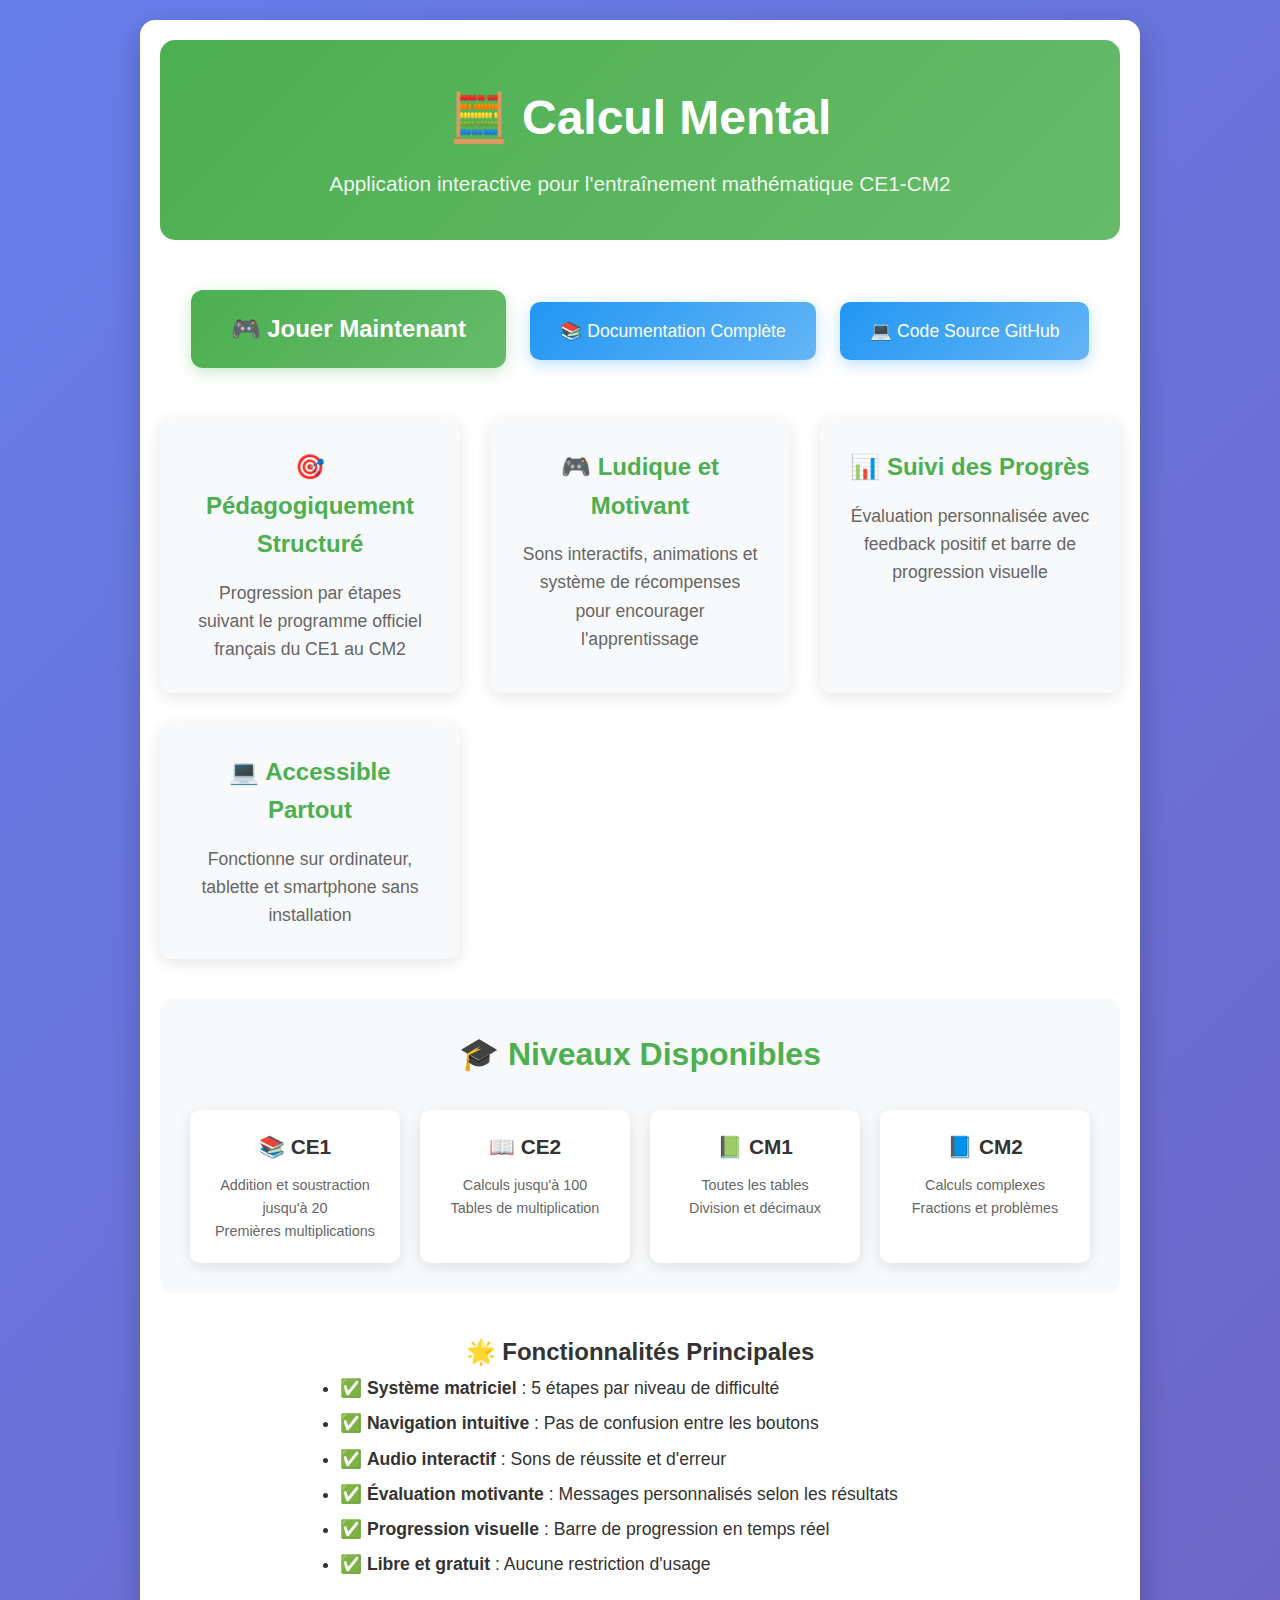
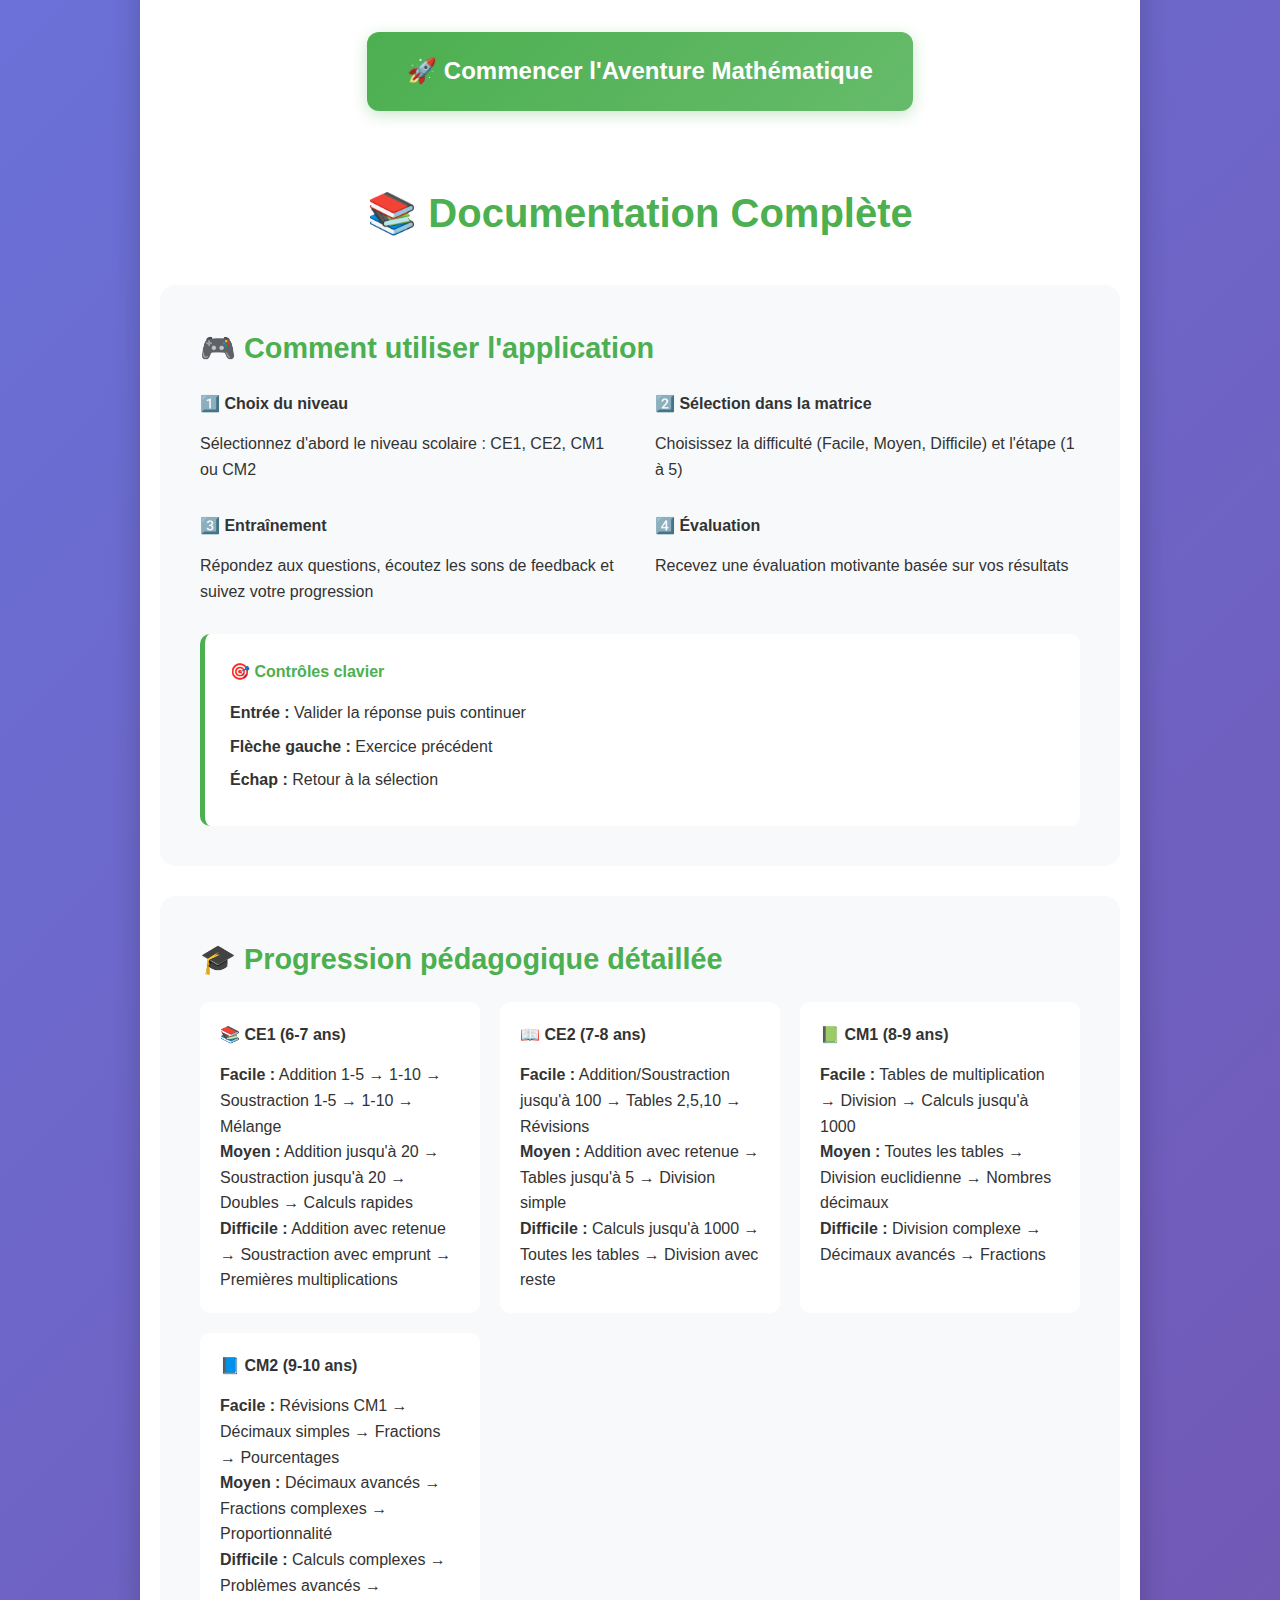
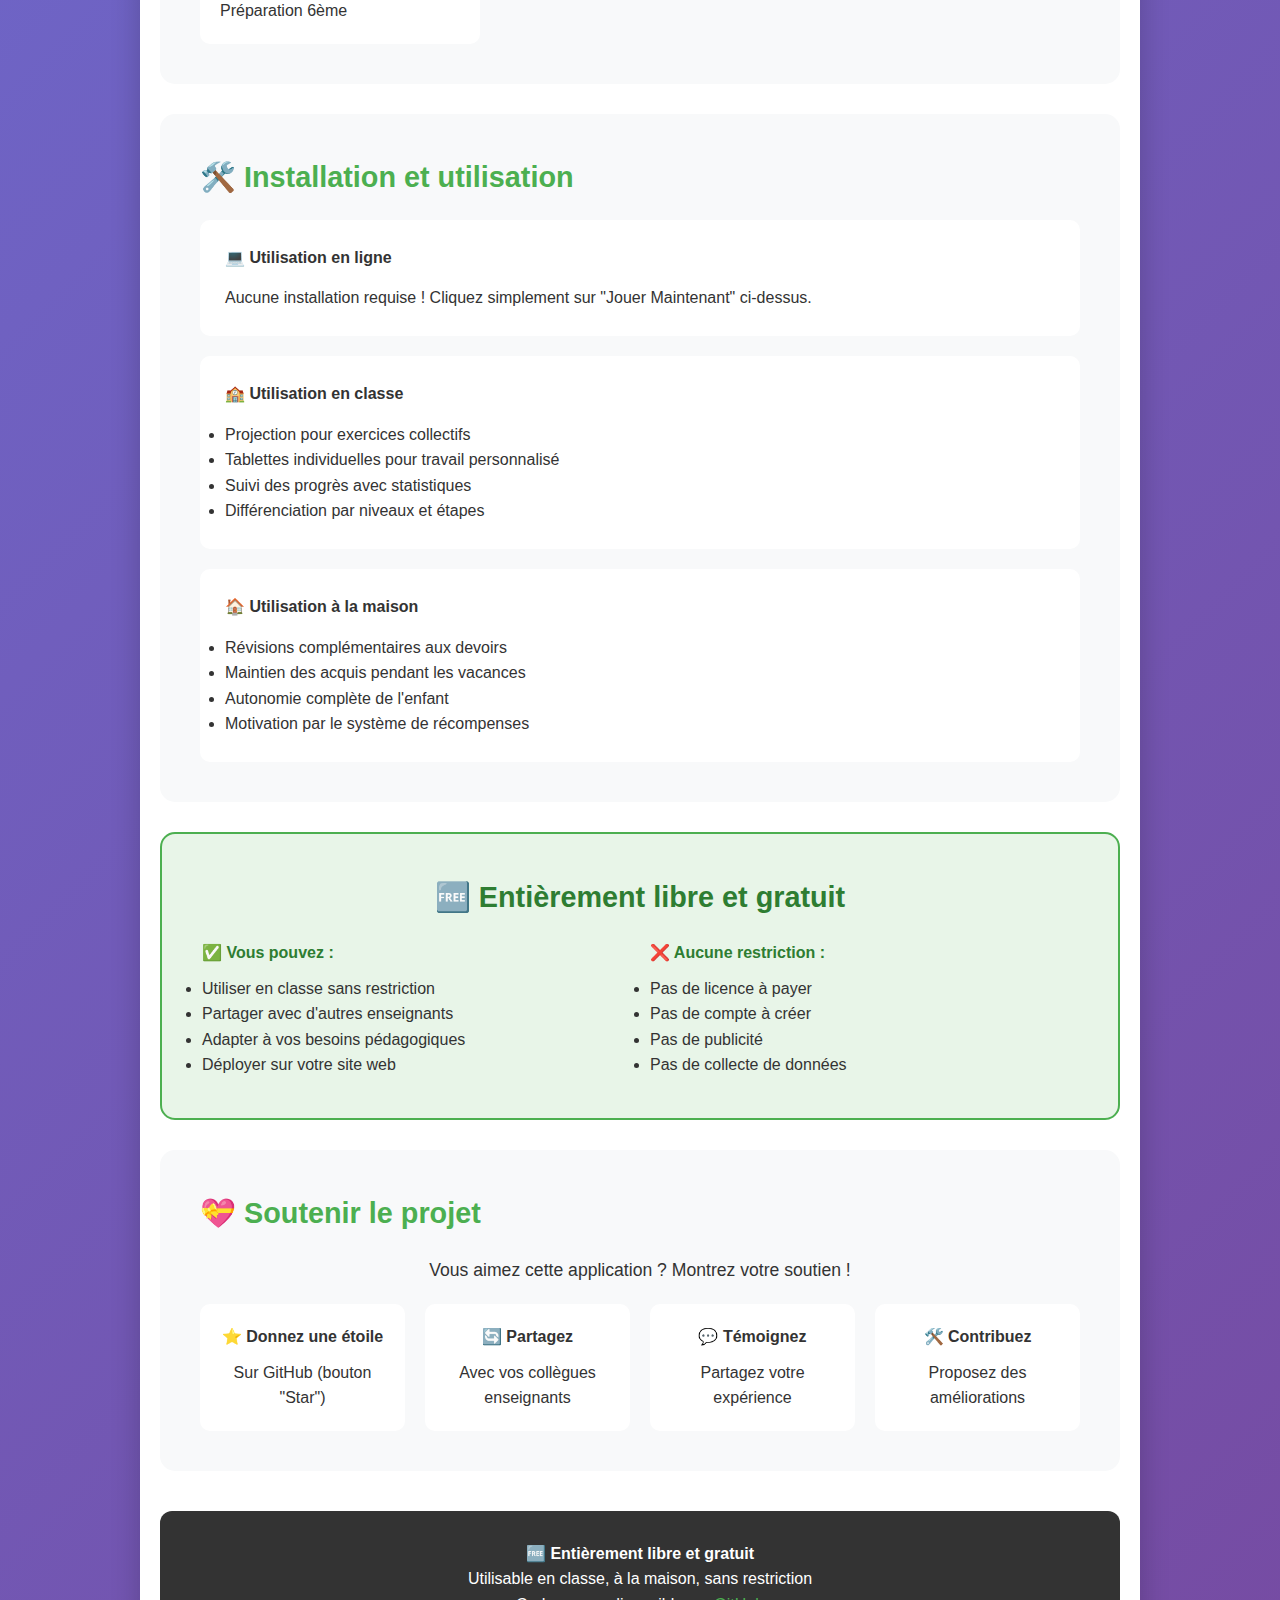
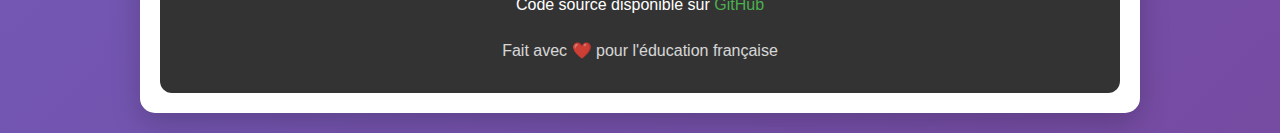
<file: index.html>
<!DOCTYPE html>
<html lang="fr">
<head>
    <meta charset="UTF-8">
    <meta name="viewport" content="width=device-width, initial-scale=1.0">
    <title>🧮 Calcul Mental - Application Interactive</title>
    <link rel="icon" type="image/svg+xml" href="favicon.svg">
    <style>
        * {
            margin: 0;
            padding: 0;
            box-sizing: border-box;
        }
        
        body {
            font-family: 'Segoe UI', Tahoma, Geneva, Verdana, sans-serif;
            line-height: 1.6;
            color: #333;
            background: linear-gradient(135deg, #667eea 0%, #764ba2 100%);
            min-height: 100vh;
        }
        
        .container {
            max-width: 1000px;
            margin: 0 auto;
            padding: 20px;
            background: white;
            margin-top: 20px;
            margin-bottom: 20px;
            border-radius: 15px;
            box-shadow: 0 10px 30px rgba(0,0,0,0.2);
        }
        
        .header {
            text-align: center;
            padding: 40px 0;
            background: linear-gradient(135deg, #4caf50, #66bb6a);
            color: white;
            border-radius: 15px;
            margin-bottom: 30px;
        }
        
        .header h1 {
            font-size: 3rem;
            margin-bottom: 10px;
        }
        
        .header p {
            font-size: 1.3rem;
            opacity: 0.9;
        }
        
        .cta-buttons {
            text-align: center;
            margin: 40px 0;
        }
        
        .btn-primary {
            display: inline-block;
            padding: 20px 40px;
            background: linear-gradient(135deg, #4caf50, #66bb6a);
            color: white;
            text-decoration: none;
            border-radius: 12px;
            font-size: 1.5rem;
            font-weight: bold;
            margin: 10px;
            box-shadow: 0 4px 15px rgba(76,175,80,0.3);
            transition: all 0.3s ease;
        }
        
        .btn-primary:hover {
            transform: translateY(-3px);
            box-shadow: 0 8px 25px rgba(76,175,80,0.4);
        }
        
        .btn-secondary {
            display: inline-block;
            padding: 15px 30px;
            background: linear-gradient(135deg, #2196f3, #64b5f6);
            color: white;
            text-decoration: none;
            border-radius: 10px;
            font-size: 1.1rem;
            margin: 10px;
            box-shadow: 0 4px 15px rgba(33,150,243,0.3);
            transition: all 0.3s ease;
        }
        
        .btn-secondary:hover {
            transform: translateY(-2px);
            box-shadow: 0 6px 20px rgba(33,150,243,0.4);
        }
        
        .features {
            display: grid;
            grid-template-columns: repeat(auto-fit, minmax(300px, 1fr));
            gap: 30px;
            margin: 40px 0;
        }
        
        .feature {
            padding: 30px;
            background: #f8f9fa;
            border-radius: 12px;
            text-align: center;
            box-shadow: 0 4px 15px rgba(0,0,0,0.1);
        }
        
        .feature h3 {
            font-size: 1.5rem;
            margin-bottom: 15px;
            color: #4caf50;
        }
        
        .feature p {
            font-size: 1.1rem;
            color: #666;
        }
        
        .levels {
            background: #f8f9fa;
            padding: 30px;
            border-radius: 12px;
            margin: 30px 0;
        }
        
        .levels h2 {
            text-align: center;
            margin-bottom: 30px;
            color: #4caf50;
            font-size: 2rem;
        }
        
        .level-grid {
            display: grid;
            grid-template-columns: repeat(auto-fit, minmax(200px, 1fr));
            gap: 20px;
        }
        
        .level-card {
            background: white;
            padding: 20px;
            border-radius: 10px;
            text-align: center;
            box-shadow: 0 4px 15px rgba(0,0,0,0.1);
        }
        
        .level-card h3 {
            font-size: 1.3rem;
            margin-bottom: 10px;
            color: #333;
        }
        
        .level-card p {
            color: #666;
            font-size: 0.9rem;
        }
        
        .footer {
            text-align: center;
            padding: 30px;
            background: #333;
            color: white;
            border-radius: 12px;
            margin-top: 40px;
        }
        
        .footer a {
            color: #4caf50;
            text-decoration: none;
        }
        
        .footer a:hover {
            text-decoration: underline;
        }
        
        @media (max-width: 768px) {
            .header h1 {
                font-size: 2rem;
            }
            
            .header p {
                font-size: 1.1rem;
            }
            
            .btn-primary {
                font-size: 1.2rem;
                padding: 15px 30px;
            }
            
            .container {
                margin: 10px;
                padding: 15px;
            }
        }
    </style>
</head>
<body>
    <div class="container">
        <div class="header">
            <h1>🧮 Calcul Mental</h1>
            <p>Application interactive pour l'entraînement mathématique CE1-CM2</p>
        </div>
        
        <div class="cta-buttons">
            <a href="calcul-mental.html" class="btn-primary">🎮 Jouer Maintenant</a>
            <a href="#documentation" class="btn-secondary">📚 Documentation Complète</a>
            <a href="https://github.com/shwabnitz/ecole-treilles" class="btn-secondary">💻 Code Source GitHub</a>
        </div>
        
        <div class="features">
            <div class="feature">
                <h3>🎯 Pédagogiquement Structuré</h3>
                <p>Progression par étapes suivant le programme officiel français du CE1 au CM2</p>
            </div>
            
            <div class="feature">
                <h3>🎮 Ludique et Motivant</h3>
                <p>Sons interactifs, animations et système de récompenses pour encourager l'apprentissage</p>
            </div>
            
            <div class="feature">
                <h3>📊 Suivi des Progrès</h3>
                <p>Évaluation personnalisée avec feedback positif et barre de progression visuelle</p>
            </div>
            
            <div class="feature">
                <h3>💻 Accessible Partout</h3>
                <p>Fonctionne sur ordinateur, tablette et smartphone sans installation</p>
            </div>
        </div>
        
        <div class="levels">
            <h2>🎓 Niveaux Disponibles</h2>
            <div class="level-grid">
                <div class="level-card">
                    <h3>📚 CE1</h3>
                    <p>Addition et soustraction jusqu'à 20<br>Premières multiplications</p>
                </div>
                
                <div class="level-card">
                    <h3>📖 CE2</h3>
                    <p>Calculs jusqu'à 100<br>Tables de multiplication</p>
                </div>
                
                <div class="level-card">
                    <h3>📗 CM1</h3>
                    <p>Toutes les tables<br>Division et décimaux</p>
                </div>
                
                <div class="level-card">
                    <h3>📘 CM2</h3>
                    <p>Calculs complexes<br>Fractions et problèmes</p>
                </div>
            </div>
        </div>
        
        <div style="text-align: center; margin: 40px 0;">
            <h2>🌟 Fonctionnalités Principales</h2>
            <ul style="text-align: left; max-width: 600px; margin: 0 auto; font-size: 1.1rem; line-height: 2;">
                <li>✅ <strong>Système matriciel</strong> : 5 étapes par niveau de difficulté</li>
                <li>✅ <strong>Navigation intuitive</strong> : Pas de confusion entre les boutons</li>
                <li>✅ <strong>Audio interactif</strong> : Sons de réussite et d'erreur</li>
                <li>✅ <strong>Évaluation motivante</strong> : Messages personnalisés selon les résultats</li>
                <li>✅ <strong>Progression visuelle</strong> : Barre de progression en temps réel</li>
                <li>✅ <strong>Libre et gratuit</strong> : Aucune restriction d'usage</li>
            </ul>
        </div>
        
        <div class="cta-buttons">
            <a href="calcul-mental.html" class="btn-primary">🚀 Commencer l'Aventure Mathématique</a>
        </div>
        
        <!-- Documentation complète -->
        <div id="documentation" style="margin-top: 60px;">
            <h2 style="text-align: center; color: #4caf50; font-size: 2.5rem; margin-bottom: 40px;">📚 Documentation Complète</h2>
            
            <div style="background: #f8f9fa; padding: 40px; border-radius: 15px; margin-bottom: 30px;">
                <h3 style="color: #4caf50; font-size: 1.8rem; margin-bottom: 20px;">🎮 Comment utiliser l'application</h3>
                
                <div style="display: grid; grid-template-columns: repeat(auto-fit, minmax(300px, 1fr)); gap: 30px; margin-bottom: 30px;">
                    <div>
                        <h4 style="color: #333; margin-bottom: 15px;">1️⃣ Choix du niveau</h4>
                        <p>Sélectionnez d'abord le niveau scolaire : CE1, CE2, CM1 ou CM2</p>
                    </div>
                    
                    <div>
                        <h4 style="color: #333; margin-bottom: 15px;">2️⃣ Sélection dans la matrice</h4>
                        <p>Choisissez la difficulté (Facile, Moyen, Difficile) et l'étape (1 à 5)</p>
                    </div>
                    
                    <div>
                        <h4 style="color: #333; margin-bottom: 15px;">3️⃣ Entraînement</h4>
                        <p>Répondez aux questions, écoutez les sons de feedback et suivez votre progression</p>
                    </div>
                    
                    <div>
                        <h4 style="color: #333; margin-bottom: 15px;">4️⃣ Évaluation</h4>
                        <p>Recevez une évaluation motivante basée sur vos résultats</p>
                    </div>
                </div>
                
                <div style="background: white; padding: 25px; border-radius: 10px; border-left: 5px solid #4caf50;">
                    <h4 style="color: #4caf50; margin-bottom: 15px;">🎯 Contrôles clavier</h4>
                    <ul style="list-style: none; padding: 0;">
                        <li style="margin-bottom: 8px;"><strong>Entrée :</strong> Valider la réponse puis continuer</li>
                        <li style="margin-bottom: 8px;"><strong>Flèche gauche :</strong> Exercice précédent</li>
                        <li style="margin-bottom: 8px;"><strong>Échap :</strong> Retour à la sélection</li>
                    </ul>
                </div>
            </div>
            
            <div style="background: #f8f9fa; padding: 40px; border-radius: 15px; margin-bottom: 30px;">
                <h3 style="color: #4caf50; font-size: 1.8rem; margin-bottom: 20px;">🎓 Progression pédagogique détaillée</h3>
                
                <div style="display: grid; grid-template-columns: repeat(auto-fit, minmax(250px, 1fr)); gap: 20px;">
                    <div style="background: white; padding: 20px; border-radius: 10px;">
                        <h4 style="color: #333; margin-bottom: 15px;">📚 CE1 (6-7 ans)</h4>
                        <p><strong>Facile :</strong> Addition 1-5 → 1-10 → Soustraction 1-5 → 1-10 → Mélange</p>
                        <p><strong>Moyen :</strong> Addition jusqu'à 20 → Soustraction jusqu'à 20 → Doubles → Calculs rapides</p>
                        <p><strong>Difficile :</strong> Addition avec retenue → Soustraction avec emprunt → Premières multiplications</p>
                    </div>
                    
                    <div style="background: white; padding: 20px; border-radius: 10px;">
                        <h4 style="color: #333; margin-bottom: 15px;">📖 CE2 (7-8 ans)</h4>
                        <p><strong>Facile :</strong> Addition/Soustraction jusqu'à 100 → Tables 2,5,10 → Révisions</p>
                        <p><strong>Moyen :</strong> Addition avec retenue → Tables jusqu'à 5 → Division simple</p>
                        <p><strong>Difficile :</strong> Calculs jusqu'à 1000 → Toutes les tables → Division avec reste</p>
                    </div>
                    
                    <div style="background: white; padding: 20px; border-radius: 10px;">
                        <h4 style="color: #333; margin-bottom: 15px;">📗 CM1 (8-9 ans)</h4>
                        <p><strong>Facile :</strong> Tables de multiplication → Division → Calculs jusqu'à 1000</p>
                        <p><strong>Moyen :</strong> Toutes les tables → Division euclidienne → Nombres décimaux</p>
                        <p><strong>Difficile :</strong> Division complexe → Décimaux avancés → Fractions</p>
                    </div>
                    
                    <div style="background: white; padding: 20px; border-radius: 10px;">
                        <h4 style="color: #333; margin-bottom: 15px;">📘 CM2 (9-10 ans)</h4>
                        <p><strong>Facile :</strong> Révisions CM1 → Décimaux simples → Fractions → Pourcentages</p>
                        <p><strong>Moyen :</strong> Décimaux avancés → Fractions complexes → Proportionnalité</p>
                        <p><strong>Difficile :</strong> Calculs complexes → Problèmes avancés → Préparation 6ème</p>
                    </div>
                </div>
            </div>
            
            <div style="background: #f8f9fa; padding: 40px; border-radius: 15px; margin-bottom: 30px;">
                <h3 style="color: #4caf50; font-size: 1.8rem; margin-bottom: 20px;">🛠️ Installation et utilisation</h3>
                
                <div style="background: white; padding: 25px; border-radius: 10px; margin-bottom: 20px;">
                    <h4 style="color: #333; margin-bottom: 15px;">💻 Utilisation en ligne</h4>
                    <p>Aucune installation requise ! Cliquez simplement sur "Jouer Maintenant" ci-dessus.</p>
                </div>
                
                <div style="background: white; padding: 25px; border-radius: 10px; margin-bottom: 20px;">
                    <h4 style="color: #333; margin-bottom: 15px;">🏫 Utilisation en classe</h4>
                    <ul>
                        <li>Projection pour exercices collectifs</li>
                        <li>Tablettes individuelles pour travail personnalisé</li>
                        <li>Suivi des progrès avec statistiques</li>
                        <li>Différenciation par niveaux et étapes</li>
                    </ul>
                </div>
                
                <div style="background: white; padding: 25px; border-radius: 10px;">
                    <h4 style="color: #333; margin-bottom: 15px;">🏠 Utilisation à la maison</h4>
                    <ul>
                        <li>Révisions complémentaires aux devoirs</li>
                        <li>Maintien des acquis pendant les vacances</li>
                        <li>Autonomie complète de l'enfant</li>
                        <li>Motivation par le système de récompenses</li>
                    </ul>
                </div>
            </div>
            
            <div style="background: #e8f5e8; padding: 40px; border-radius: 15px; margin-bottom: 30px; border: 2px solid #4caf50;">
                <h3 style="color: #2e7d32; font-size: 1.8rem; margin-bottom: 20px; text-align: center;">🆓 Entièrement libre et gratuit</h3>
                
                <div style="display: grid; grid-template-columns: repeat(auto-fit, minmax(250px, 1fr)); gap: 20px;">
                    <div>
                        <h4 style="color: #2e7d32; margin-bottom: 10px;">✅ Vous pouvez :</h4>
                        <ul style="color: #333;">
                            <li>Utiliser en classe sans restriction</li>
                            <li>Partager avec d'autres enseignants</li>
                            <li>Adapter à vos besoins pédagogiques</li>
                            <li>Déployer sur votre site web</li>
                        </ul>
                    </div>
                    
                    <div>
                        <h4 style="color: #2e7d32; margin-bottom: 10px;">❌ Aucune restriction :</h4>
                        <ul style="color: #333;">
                            <li>Pas de licence à payer</li>
                            <li>Pas de compte à créer</li>
                            <li>Pas de publicité</li>
                            <li>Pas de collecte de données</li>
                        </ul>
                    </div>
                </div>
            </div>
            
            <div style="background: #f8f9fa; padding: 40px; border-radius: 15px;">
                <h3 style="color: #4caf50; font-size: 1.8rem; margin-bottom: 20px;">💝 Soutenir le projet</h3>
                
                <p style="font-size: 1.1rem; margin-bottom: 20px; text-align: center;">Vous aimez cette application ? Montrez votre soutien !</p>
                
                <div style="display: grid; grid-template-columns: repeat(auto-fit, minmax(200px, 1fr)); gap: 20px; text-align: center;">
                    <div style="background: white; padding: 20px; border-radius: 10px;">
                        <h4 style="color: #333; margin-bottom: 10px;">⭐ Donnez une étoile</h4>
                        <p>Sur GitHub (bouton "Star")</p>
                    </div>
                    
                    <div style="background: white; padding: 20px; border-radius: 10px;">
                        <h4 style="color: #333; margin-bottom: 10px;">🔄 Partagez</h4>
                        <p>Avec vos collègues enseignants</p>
                    </div>
                    
                    <div style="background: white; padding: 20px; border-radius: 10px;">
                        <h4 style="color: #333; margin-bottom: 10px;">💬 Témoignez</h4>
                        <p>Partagez votre expérience</p>
                    </div>
                    
                    <div style="background: white; padding: 20px; border-radius: 10px;">
                        <h4 style="color: #333; margin-bottom: 10px;">🛠️ Contribuez</h4>
                        <p>Proposez des améliorations</p>
                    </div>
                </div>
            </div>
        </div>
        
        <div class="footer">
            <p>🆓 <strong>Entièrement libre et gratuit</strong></p>
            <p>Utilisable en classe, à la maison, sans restriction</p>
            <p>Code source disponible sur <a href="https://github.com/shwabnitz/ecole-treilles">GitHub</a></p>
            <p style="margin-top: 20px; opacity: 0.8;">Fait avec ❤️ pour l'éducation française</p>
        </div>
    </div>
</body>
</html>
</file>
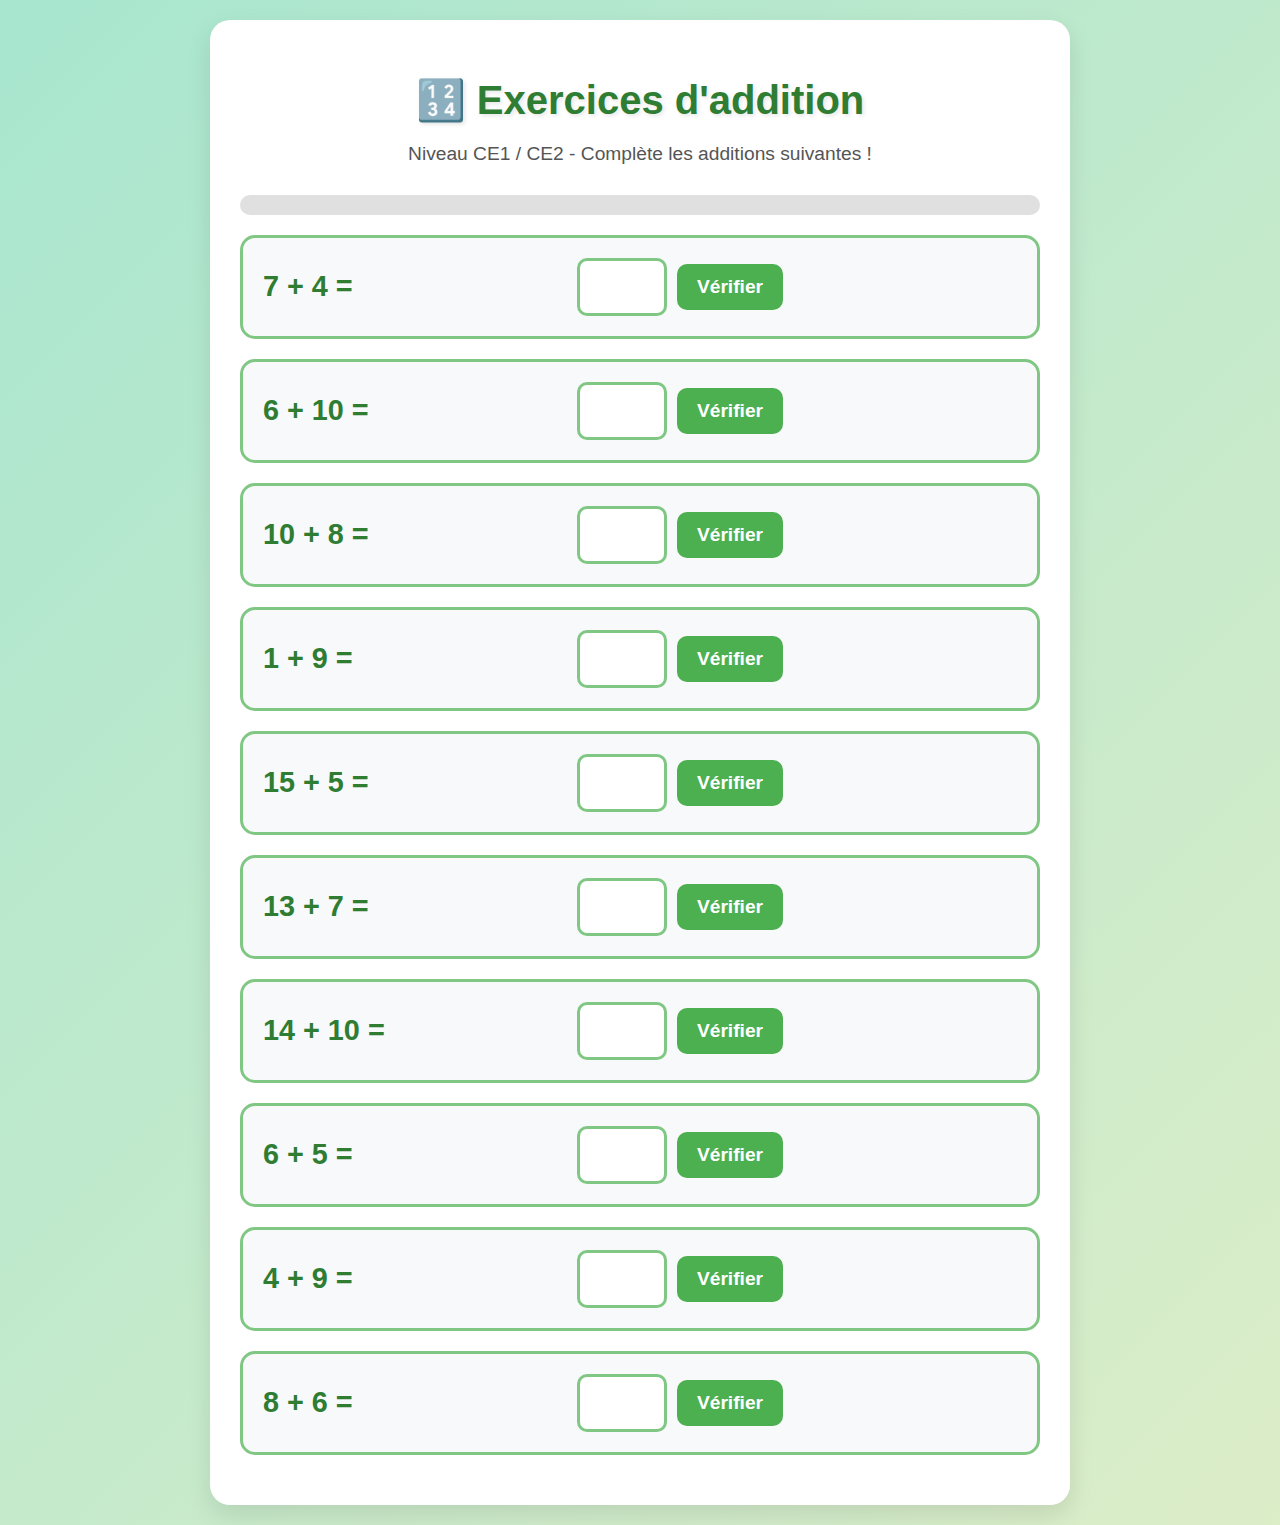
<file: addition-simple.html>
<!DOCTYPE html>
<html lang="fr">
<head>
    <meta charset="UTF-8">
    <meta name="viewport" content="width=device-width, initial-scale=1.0">
    <title>Exercices d'addition - CE1/CE2</title>
    <style>
        body {
            font-family: 'Comic Sans MS', cursive, sans-serif;
            background: linear-gradient(135deg, #a8e6cf 0%, #dcedc8 100%);
            margin: 0;
            padding: 20px;
            min-height: 100vh;
        }
        
        .container {
            max-width: 800px;
            margin: 0 auto;
            background: white;
            border-radius: 20px;
            padding: 30px;
            box-shadow: 0 10px 25px rgba(0,0,0,0.1);
        }
        
        h1 {
            text-align: center;
            color: #2e7d32;
            font-size: 2.5em;
            margin-bottom: 10px;
            text-shadow: 2px 2px 4px rgba(0,0,0,0.1);
        }
        
        .subtitle {
            text-align: center;
            color: #555;
            font-size: 1.2em;
            margin-bottom: 30px;
        }
        
        .exercise {
            background: #f8f9fa;
            border: 3px solid #81c784;
            border-radius: 15px;
            padding: 20px;
            margin: 20px 0;
            display: flex;
            align-items: center;
            justify-content: space-between;
            transition: all 0.3s ease;
        }
        
        .exercise:hover {
            transform: translateY(-2px);
            box-shadow: 0 5px 15px rgba(0,0,0,0.1);
        }
        
        .exercise.correct {
            background: #c8e6c9;
            border-color: #4caf50;
        }
        
        .exercise.incorrect {
            background: #ffcdd2;
            border-color: #f44336;
        }
        
        .question {
            font-size: 1.8em;
            font-weight: bold;
            color: #2e7d32;
            min-width: 200px;
        }
        
        .input-group {
            display: flex;
            align-items: center;
            gap: 10px;
        }
        
        .answer-input {
            width: 80px;
            height: 50px;
            font-size: 1.5em;
            text-align: center;
            border: 3px solid #81c784;
            border-radius: 10px;
            outline: none;
            font-weight: bold;
        }
        
        .answer-input:focus {
            border-color: #4caf50;
            box-shadow: 0 0 10px rgba(76, 175, 80, 0.3);
        }
        
        .check-btn {
            background: #4caf50;
            color: white;
            border: none;
            padding: 12px 20px;
            border-radius: 10px;
            font-size: 1.2em;
            cursor: pointer;
            font-weight: bold;
            transition: all 0.3s ease;
        }
        
        .check-btn:hover {
            background: #45a049;
            transform: scale(1.05);
        }
        
        .check-btn:disabled {
            background: #ccc;
            cursor: not-allowed;
            transform: none;
        }
        
        .result {
            font-size: 1.5em;
            font-weight: bold;
            min-width: 120px;
            text-align: center;
        }
        
        .correct-result {
            color: #4caf50;
        }
        
        .incorrect-result {
            color: #f44336;
        }
        
        .summary {
            background: #e8f5e8;
            border: 3px solid #4caf50;
            border-radius: 15px;
            padding: 25px;
            margin-top: 30px;
            text-align: center;
            display: none;
        }
        
        .summary h2 {
            color: #2e7d32;
            margin-bottom: 15px;
        }
        
        .score {
            font-size: 2em;
            font-weight: bold;
            color: #4caf50;
            margin: 15px 0;
        }
        
        .reset-btn {
            background: #ff9800;
            color: white;
            border: none;
            padding: 15px 30px;
            border-radius: 10px;
            font-size: 1.2em;
            cursor: pointer;
            font-weight: bold;
            margin-top: 20px;
            transition: all 0.3s ease;
        }
        
        .reset-btn:hover {
            background: #f57c00;
            transform: scale(1.05);
        }
        
        .progress-bar {
            background: #e0e0e0;
            border-radius: 10px;
            height: 20px;
            margin: 20px 0;
            overflow: hidden;
        }
        
        .progress {
            background: linear-gradient(90deg, #4caf50, #81c784);
            height: 100%;
            width: 0%;
            transition: width 0.5s ease;
            border-radius: 10px;
        }
        
        .emoji {
            font-size: 2em;
            margin: 0 10px;
        }
    </style>
</head>
<body>
    <div class="container">
        <h1>🔢 Exercices d'addition</h1>
        <p class="subtitle">Niveau CE1 / CE2 - Complète les additions suivantes !</p>
        
        <div class="progress-bar">
            <div class="progress" id="progressBar"></div>
        </div>
        
        <div id="exercises">
            <!-- Les exercices seront générés par JavaScript -->
        </div>
        
        <div class="summary" id="summary">
            <h2>🎉 Résumé de tes résultats</h2>
            <div class="score" id="scoreDisplay">0/10</div>
            <p id="encouragement">Bravo pour ton travail !</p>
            <button class="reset-btn" onclick="resetExercises()">Recommencer</button>
        </div>
    </div>

    <script>
        let exercises = [];
        let completedCount = 0;
        let correctCount = 0;

        // Générer des exercices d'addition simples pour CE1/CE2
        function generateExercises() {
            exercises = [];
            for (let i = 0; i < 10; i++) {
                // Nombres adaptés au niveau CE1/CE2 (0-20)
                const num1 = Math.floor(Math.random() * 15) + 1;
                const num2 = Math.floor(Math.random() * 10) + 1;
                exercises.push({
                    num1: num1,
                    num2: num2,
                    answer: num1 + num2,
                    userAnswer: '',
                    isCorrect: null,
                    completed: false
                });
            }
        }

        function renderExercises() {
            const container = document.getElementById('exercises');
            container.innerHTML = '';

            exercises.forEach((exercise, index) => {
                const exerciseDiv = document.createElement('div');
                exerciseDiv.className = 'exercise';
                if (exercise.completed) {
                    exerciseDiv.classList.add(exercise.isCorrect ? 'correct' : 'incorrect');
                }

                exerciseDiv.innerHTML = `
                    <div class="question">
                        ${exercise.num1} + ${exercise.num2} =
                    </div>
                    <div class="input-group">
                        <input 
                            type="number" 
                            class="answer-input" 
                            id="answer-${index}"
                            value="${exercise.userAnswer}"
                            ${exercise.completed ? 'disabled' : ''}
                            min="0"
                            max="50"
                        >
                        <button 
                            class="check-btn" 
                            onclick="checkAnswer(${index})"
                            ${exercise.completed ? 'disabled' : ''}
                        >
                            Vérifier
                        </button>
                    </div>
                    <div class="result" id="result-${index}">
                        ${exercise.completed ? 
                            (exercise.isCorrect ? 
                                '<span class="correct-result">✓ Correct !</span>' : 
                                `<span class="incorrect-result">✗ ${exercise.answer}</span>`
                            ) : ''
                        }
                    </div>
                `;

                container.appendChild(exerciseDiv);
            });
        }

        function checkAnswer(index) {
            const input = document.getElementById(`answer-${index}`);
            const userAnswer = parseInt(input.value);
            
            if (isNaN(userAnswer)) {
                alert('Écris un nombre s\'il te plaît !');
                return;
            }

            const exercise = exercises[index];
            exercise.userAnswer = userAnswer;
            exercise.isCorrect = userAnswer === exercise.answer;
            exercise.completed = true;

            if (exercise.isCorrect) {
                correctCount++;
            }
            completedCount++;

            updateProgress();
            renderExercises();

            if (completedCount === 10) {
                showSummary();
            }
        }

        function updateProgress() {
            const progressBar = document.getElementById('progressBar');
            const percentage = (completedCount / 10) * 100;
            progressBar.style.width = percentage + '%';
        }

        function showSummary() {
            const summary = document.getElementById('summary');
            const scoreDisplay = document.getElementById('scoreDisplay');
            const encouragement = document.getElementById('encouragement');

            scoreDisplay.textContent = `${correctCount}/10`;

            let message = '';
            if (correctCount === 10) {
                message = '🏆 Parfait ! Tu es un champion des additions !';
            } else if (correctCount >= 8) {
                message = '🌟 Très bien ! Continue comme ça !';
            } else if (correctCount >= 6) {
                message = '👍 Bon travail ! Tu progresses bien !';
            } else if (correctCount >= 4) {
                message = '💪 Continue à t\'entraîner, tu vas y arriver !';
            } else {
                message = '🌈 N\'abandonne pas ! Avec un peu plus d\'entraînement, tu vas réussir !';
            }

            encouragement.textContent = message;
            summary.style.display = 'block';
        }

        function resetExercises() {
            completedCount = 0;
            correctCount = 0;
            document.getElementById('summary').style.display = 'none';
            document.getElementById('progressBar').style.width = '0%';
            generateExercises();
            renderExercises();
        }

        // Initialiser les exercices au chargement de la page
        window.onload = function() {
            generateExercises();
            renderExercises();
        };
    </script>
</body>
</html>
</file>
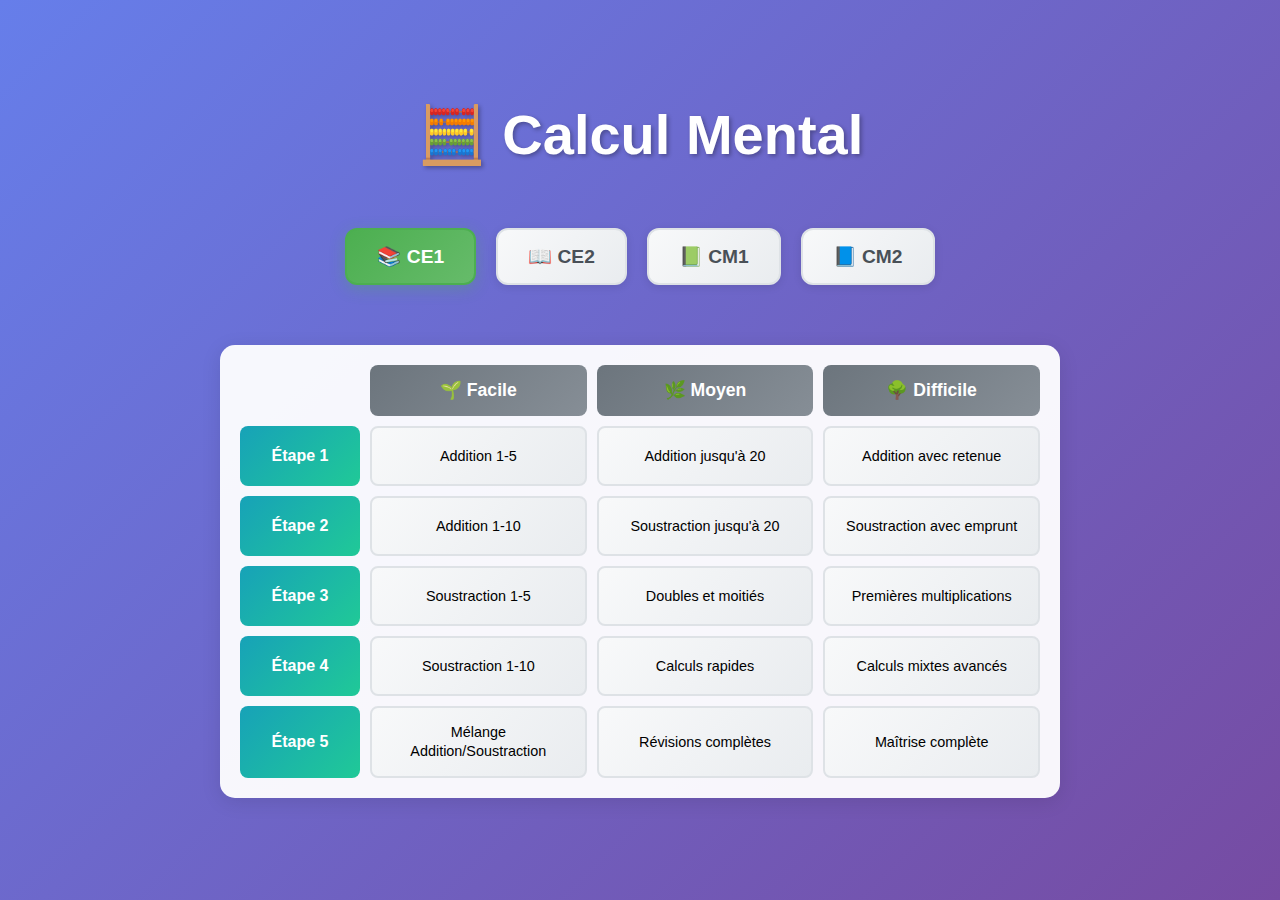
<file: calcul-mental.html>
<!DOCTYPE html>
<html lang="fr">
<head>
    <meta charset="UTF-8">
    <meta name="viewport" content="width=device-width, initial-scale=1.0, user-scalable=no">
    <title>🧮 Calcul Mental - Entraînement Interactif</title>
    <link rel="icon" type="image/svg+xml" href="favicon.svg">
    <link rel="stylesheet" href="styles.css">
</head>
<body>
    <div class="container">
        <!-- Page de sélection du niveau -->
        <div class="selection-page" id="selectionPage">
            <h1 class="titre-principal">🧮 Calcul Mental</h1>
            
            <div class="niveau-selection">
                <div class="niveau-btn active" data-niveau="ce1" onclick="selectionnerNiveau('ce1')">📚 CE1</div>
                <div class="niveau-btn" data-niveau="ce2" onclick="selectionnerNiveau('ce2')">📖 CE2</div>
                <div class="niveau-btn" data-niveau="cm1" onclick="selectionnerNiveau('cm1')">📗 CM1</div>
                <div class="niveau-btn" data-niveau="cm2" onclick="selectionnerNiveau('cm2')">📘 CM2</div>
            </div>

            <div class="matrix-container" id="matrixContainer">
                <!-- Matrix wird dynamisch geladen -->
            </div>
            
        </div>

        <!-- Page du diaporama -->
        <div class="diaporama-page" id="diaporamaPage">
            <div class="header-diaporama">
                <div class="info-niveau" id="infoNiveau"></div>
                <div class="controles">
                    <button class="btn-controle btn-retour" onclick="retourSelection()">🏠 Accueil</button>
                </div>
            </div>

            <div class="zone-exercice">
                <div class="exercice-actuel" id="exercice-actuel">
                    <div class="question-exercice" id="questionExercice">
                        Chargement...
                    </div>
                    <div class="zone-reponse">
                        <input type="number" class="input-reponse" id="inputReponse" placeholder="?">
                   <div class="btns-reponse">
                       <button class="btn-valider" id="btnValider" onclick="validerReponse()">
                           ✅ Valider
                       </button>
                       <button class="btn-corriger" id="btnCorriger" onclick="corrigerReponse()" style="display: none;">
                           ✏️ Corriger
                       </button>
                       <button class="btn-continuer" id="btnContinuer" onclick="continuerExercice()" style="display: none;">
                           ➡️ Continuer
                       </button>
                   </div>
                    </div>
                    <div class="feedback" id="feedback"></div>
                    
                    <!-- Navigation Button -->
                    <div class="navigation-buttons">
                        <button class="btn-controle btn-precedent" onclick="exercicePrecedent()">⬅️ Précédent</button>
                    </div>
                </div>
            </div>

            <div class="progress-info">
                <div class="progress-text" id="progressText">Exercice 1 / 20</div>
                <div class="progress-bar">
                    <div class="progress-fill" id="progressFill"></div>
                </div>
            </div>
        </div>
    </div>

    <script>
        // Cache für geladene Übungsdaten
        let baseExercices = {};
        
        // Globale Variablen
        let exercicesActuels = [];
        let indexExercice = 0;
        let niveauActuel = '';
        let difficulteActuelle = '';
        let etapeActuelle = '';
        let reponseValidee = false;
        let audioContext = null;
        let bonnesReponses = 0;
        let totalReponses = 0;
        
        // Matrix-Daten für jedes Niveau
        const matrixData = {
            ce1: {
                facile: ['Addition 1-5', 'Addition 1-10', 'Soustraction 1-5', 'Soustraction 1-10', 'Mélange Addition/Soustraction'],
                moyen: ['Addition jusqu\'à 20', 'Soustraction jusqu\'à 20', 'Doubles et moitiés', 'Calculs rapides', 'Révisions complètes'],
                difficile: ['Addition avec retenue', 'Soustraction avec emprunt', 'Premières multiplications', 'Calculs mixtes avancés', 'Maîtrise complète']
            },
            ce2: {
                facile: ['Addition jusqu\'à 100', 'Soustraction jusqu\'à 100', 'Tables de 2, 5, 10', 'Révisions mixtes', 'Calculs rapides'],
                moyen: ['Addition avec retenue', 'Soustraction avec emprunt', 'Tables jusqu\'à 5', 'Division simple', 'Révisions complètes'],
                difficile: ['Calculs jusqu\'à 1000', 'Toutes les tables', 'Division avec reste', 'Problèmes', 'Défis mathématiques']
            },
            cm1: {
                facile: ['Tables de multiplication', 'Division simple', 'Calculs jusqu\'à 1000', 'Révisions CE2', 'Préparation CM1'],
                moyen: ['Toutes les tables', 'Division euclidienne', 'Nombres décimaux', 'Fractions simples', 'Calculs mixtes'],
                difficile: ['Division complexe', 'Décimaux avancés', 'Fractions', 'Problèmes complexes', 'Défis CM1']
            },
            cm2: {
                facile: ['Révisions CM1', 'Décimaux simples', 'Fractions', 'Pourcentages', 'Mesures simples'],
                moyen: ['Décimaux avancés', 'Fractions complexes', 'Proportionnalité', 'Géométrie', 'Statistiques'],
                difficile: ['Calculs complexes', 'Problèmes avancés', 'Mesures', 'Statistiques', 'Préparation 6ème']
            }
        };

        // Funktion zur Niveau-Auswahl
        function selectionnerNiveau(niveau) {
            // Alle Buttons deaktivieren
            document.querySelectorAll('.niveau-btn').forEach(btn => btn.classList.remove('active'));
            // Aktuellen Button aktivieren
            document.querySelector(`[data-niveau="${niveau}"]`).classList.add('active');
            
            // Matrix für das gewählte Niveau anzeigen
            afficherMatrix(niveau);
        }
        
        // Funktion zur Anzeige der Matrix
        function afficherMatrix(niveau) {
            const container = document.getElementById('matrixContainer');
            const data = matrixData[niveau];
            
            let html = '<div class="matrix-grid">';
            
            // Header mit Schwierigkeitsgraden
            html += '<div class="matrix-header">';
            html += '<div class="matrix-cell header-empty"></div>';
            html += '<div class="matrix-cell header-difficulte">🌱 Facile</div>';
            html += '<div class="matrix-cell header-difficulte">🌿 Moyen</div>';
            html += '<div class="matrix-cell header-difficulte">🌳 Difficile</div>';
            html += '</div>';
            
            // Zeilen mit Étapes
            const maxEtapes = Math.max(data.facile.length, data.moyen.length, data.difficile.length);
            
            for (let i = 0; i < maxEtapes; i++) {
                html += '<div class="matrix-row">';
                html += `<div class="matrix-cell etape-label">Étape ${i + 1}</div>`;
                
                ['facile', 'moyen', 'difficile'].forEach(difficulte => {
                    const etape = data[difficulte][i];
                    if (etape) {
                        html += `<div class="matrix-cell etape-btn" onclick="demarrerEtape('${niveau}', '${difficulte}', ${i})">
                                    <div class="etape-nom">${etape}</div>
                                 </div>`;
                    } else {
                        html += '<div class="matrix-cell etape-empty"></div>';
                    }
                });
                
                html += '</div>';
            }
            
            html += '</div>';
            container.innerHTML = html;
        }
        
        // Funktion zum Starten einer Étape
        function demarrerEtape(niveau, difficulte, etapeIndex) {
            niveauActuel = niveau;
            difficulteActuelle = difficulte;
            etapeActuelle = etapeIndex;
            
            // Lade die Übungen für diese Étape
            demarrerExercicesEtape(niveau, difficulte, etapeIndex);
        }
        
        // Funktion zum Laden der JSON-Dateien (angepasst für neue Struktur)
        async function chargerExercices(niveau, difficulte) {
            const cacheKey = `${niveau}-${difficulte}`;
            
            // Prüfen ob bereits im Cache
            if (baseExercices[cacheKey]) {
                return baseExercices[cacheKey];
            }
            
            // Einfache relative URL - funktioniert mit lokalem Server und GitHub Pages
            const url = `./mathe/${niveau}-${difficulte}.json`;
            
            try {
                const response = await fetch(url);
                
                if (!response.ok) {
                    throw new Error(`HTTP error! status: ${response.status} - ${response.statusText}`);
                }
                
                const data = await response.json();
                
                // Validierung der neuen Datenstruktur (mit étapes)
                if (!data.etapes || !Array.isArray(data.etapes) || data.etapes.length === 0) {
                    throw new Error('Aucune étape trouvée dans le fichier');
                }
                
                // Validierung der ersten Étape
                const firstEtape = data.etapes[0];
                if (!firstEtape.exercices || !Array.isArray(firstEtape.exercices)) {
                    throw new Error('Structure d\'étape invalide');
                }
                
                // Im Cache speichern
                baseExercices[cacheKey] = data;
                return data;
                
            } catch (error) {
                console.error(`Erreur lors du chargement de ${url}:`, error);
                throw error;
            }
        }

        // Neue Funktion zum Starten einer spezifischen Étape
        async function demarrerExercicesEtape(niveau, difficulte, etapeIndex) {
            niveauActuel = niveau;
            difficulteActuelle = difficulte;
            etapeActuelle = etapeIndex;
            
            // Wechsle zur Diaporama-Seite
            document.getElementById('selectionPage').style.display = 'none';
            document.getElementById('diaporamaPage').style.display = 'flex';
            
            // Afficher un message de chargement
            document.getElementById('questionExercice').textContent = 'Chargement des exercices...';
            
            try {
                const data = await chargerExercices(niveau, difficulte);
                
                if (!data || !data.etapes || etapeIndex >= data.etapes.length) {
                    alert('Erreur: Étape non trouvée. Veuillez réessayer.');
                    document.getElementById('diaporamaPage').style.display = 'none';
                    document.getElementById('selectionPage').style.display = 'flex';
                    return;
                }
                
                const etape = data.etapes[etapeIndex];
                exercicesActuels = [...etape.exercices];
                indexExercice = 0;
                
                // Statistiken zurücksetzen
                bonnesReponses = 0;
                totalReponses = 0;
                
                // Mélanger les exercices
                for (let i = exercicesActuels.length - 1; i > 0; i--) {
                    const j = Math.floor(Math.random() * (i + 1));
                    [exercicesActuels[i], exercicesActuels[j]] = [exercicesActuels[j], exercicesActuels[i]];
                }
                
                // Anzeige des Niveau-Infos mit Étape
                document.getElementById('infoNiveau').textContent = 
                    `${niveau.toUpperCase()} - ${difficulte.charAt(0).toUpperCase() + difficulte.slice(1)} - ${etape.nom}`;
                
                // Audio initialisieren und aktivieren
                initAudio();
                forceAudioInit();
                afficherExercice();
                
            } catch (error) {
                console.error('Erreur lors du chargement:', error);
                alert('Erreur lors du chargement des exercices. Veuillez réessayer.');
                document.getElementById('diaporamaPage').style.display = 'none';
                document.getElementById('selectionPage').style.display = 'flex';
            }
        }

        // Variables globales (bereits oben deklariert, hier entfernt)

        // Robuste Audio-Initialisierung
        let audioInitialized = false;
        
        function initAudio() {
            try {
                if (!audioContext) {
                    audioContext = new (window.AudioContext || window.webkitAudioContext)();
                    console.log('AudioContext erstellt, State:', audioContext.state);
                }
                
                // Immer versuchen zu aktivieren
                if (audioContext.state === 'suspended') {
                    audioContext.resume().then(() => {
                        console.log('AudioContext aktiviert, State:', audioContext.state);
                        audioInitialized = true;
                    }).catch(e => {
                        console.error('AudioContext Resume Fehler:', e);
                    });
                } else if (audioContext.state === 'running') {
                    audioInitialized = true;
                    console.log('AudioContext bereits aktiv');
                }
            } catch (e) {
                console.error('Audio Initialisierung Fehler:', e);
                audioContext = null;
                audioInitialized = false;
            }
        }
        
        // Erzwinge Audio-Aktivierung bei Benutzerinteraktion
        function forceAudioInit() {
            try {
                if (!audioContext || audioContext.state !== 'running') {
                    initAudio();
                    
                    // Zusätzlicher Versuch nach kurzer Verzögerung
                    setTimeout(() => {
                        try {
                            if (audioContext && audioContext.state === 'suspended') {
                                audioContext.resume().then(() => {
                                    console.log('Audio force-aktiviert');
                                    audioInitialized = true;
                                }).catch(e => {
                                    console.error('Resume Fehler:', e);
                                    audioContext = null;
                                    audioInitialized = false;
                                });
                            }
                        } catch (e) {
                            console.error('Force init timeout Fehler:', e);
                            audioContext = null;
                            audioInitialized = false;
                        }
                    }, 100);
                }
            } catch (e) {
                console.error('Force init Fehler:', e);
                audioContext = null;
                audioInitialized = false;
            }
        }

        // Sons simples avec Web Audio API (robuster)
        async function jouerSon(frequence, duree, type = 'sine') {
            try {
                if (!audioContext) {
                    initAudio(); // Versuche Audio zu initialisieren
                }
                
                // AudioContext reaktivieren falls suspended
                if (audioContext && audioContext.state === 'suspended') {
                    await audioContext.resume();
                    console.log('AudioContext reaktiviert');
                }
                
                if (!audioContext || audioContext.state !== 'running') {
                    console.log('AudioContext nicht verfügbar für Frequenz:', frequence, 'State:', audioContext?.state);
                    return;
                }
                
                const oscillateur = audioContext.createOscillator();
                const gainNode = audioContext.createGain();
                
                oscillateur.connect(gainNode);
                gainNode.connect(audioContext.destination);
                
                oscillateur.frequency.setValueAtTime(frequence, audioContext.currentTime);
                oscillateur.type = type;
                
                gainNode.gain.setValueAtTime(0.3, audioContext.currentTime);
                gainNode.gain.exponentialRampToValueAtTime(0.01, audioContext.currentTime + duree);
                
                oscillateur.start(audioContext.currentTime);
                oscillateur.stop(audioContext.currentTime + duree);
                
                console.log('Son joué:', frequence, 'Hz', 'State:', audioContext.state);
            } catch (e) {
                console.error('Erreur son:', e);
                // Versuche AudioContext neu zu initialisieren
                audioContext = null;
                initAudio();
            }
        }

        // Neue robuste Sound-Funktionen
        function playSound(frequency, duration = 0.2, volume = 0.1) {
            try {
                // Erzwinge Audio-Initialisierung
                forceAudioInit();
                
                // Warte kurz und versuche dann Sound zu spielen
                setTimeout(() => {
                    try {
                        if (audioContext && audioContext.state === 'running') {
                            const oscillator = audioContext.createOscillator();
                            const gainNode = audioContext.createGain();
                            
                            // Fehlerbehandlung für Oscillator
                            oscillator.onended = function() {
                                // Cleanup - nichts zu tun
                            };
                            
                            oscillator.connect(gainNode);
                            gainNode.connect(audioContext.destination);
                            
                            oscillator.frequency.setValueAtTime(frequency, audioContext.currentTime);
                            oscillator.type = 'sine';
                            
                            gainNode.gain.setValueAtTime(volume, audioContext.currentTime);
                            // Sicherere exponentialRamp
                            gainNode.gain.exponentialRampToValueAtTime(Math.max(0.001, volume * 0.01), audioContext.currentTime + duration);
                            
                            oscillator.start(audioContext.currentTime);
                            oscillator.stop(audioContext.currentTime + duration);
                            
                            console.log(`🔊 Sound gespielt: ${frequency}Hz, State: ${audioContext.state}`);
                        } else {
                            console.warn('❌ AudioContext nicht bereit:', audioContext?.state);
                        }
                    } catch (innerError) {
                        console.error('🚫 Inner Sound Fehler:', innerError);
                        // AudioContext neu initialisieren bei Fehlern
                        audioContext = null;
                        audioInitialized = false;
                    }
                }, 50);
                
            } catch (error) {
                console.error('🚫 Outer Sound Fehler:', error);
                // AudioContext neu initialisieren bei Fehlern
                audioContext = null;
                audioInitialized = false;
            }
        }

        function sonCorrect() {
            try {
                console.log('🎉 Spiele Erfolgs-Sound...');
                playSound(523.25, 0.3, 0.15); // Do
                setTimeout(() => {
                    try {
                        playSound(659.25, 0.3, 0.15); // Mi
                    } catch (e) {
                        console.error('Erfolgs-Sound 2 Fehler:', e);
                    }
                }, 150);
                setTimeout(() => {
                    try {
                        playSound(783.99, 0.4, 0.15); // Sol
                    } catch (e) {
                        console.error('Erfolgs-Sound 3 Fehler:', e);
                    }
                }, 300);
            } catch (e) {
                console.error('Erfolgs-Sound Fehler:', e);
            }
        }

        function sonIncorrect() {
            try {
                console.log('❌ Spiele Fehler-Sound...');
                playSound(220, 0.4, 0.15);
                setTimeout(() => {
                    try {
                        playSound(196, 0.3, 0.1);
                    } catch (e) {
                        console.error('Fehler-Sound 2 Fehler:', e);
                    }
                }, 200);
            } catch (e) {
                console.error('Fehler-Sound Fehler:', e);
            }
        }
        
        // Alias für Erfolgsmeldung
        function jouerSonReussite() {
            sonCorrect();
        }

        // Animation de particules
        function creerParticules(element, couleur = '#4caf50') {
            const rect = element.getBoundingClientRect();
            const centreX = rect.left + rect.width / 2;
            const centreY = rect.top + rect.height / 2;

            for (let i = 0; i < 12; i++) {
                const particule = document.createElement('div');
                particule.className = 'particule';
                particule.style.background = couleur;
                particule.style.left = centreX + 'px';
                particule.style.top = centreY + 'px';
                
                const angle = (i / 12) * 2 * Math.PI;
                const distance = 100 + Math.random() * 50;
                const dx = Math.cos(angle) * distance;
                const dy = Math.sin(angle) * distance;
                
                particule.style.setProperty('--dx', dx + 'px');
                particule.style.setProperty('--dy', dy + 'px');
                
                document.body.appendChild(particule);
                
                setTimeout(() => {
                    document.body.removeChild(particule);
                }, 1000);
            }
        }

        // Fallback-Funktion für alte Links (startet erste Étape)
        async function demarrerExercices(niveau, difficulte) {
            // Startet automatisch die erste Étape
            demarrerEtape(niveau, difficulte, 0);
        }

        // Affichage d'un exercice
        function afficherExercice() {
            if (indexExercice >= exercicesActuels.length) {
                indexExercice = 0; // Recommencer
            }
            
            // Sicherstellen, dass alle UI-Elemente sichtbar sind
            document.getElementById('inputReponse').style.display = 'block';
            document.querySelector('.btns-reponse').style.display = 'flex';
            document.getElementById('feedback').style.display = 'block';
            document.querySelector('.navigation-buttons').style.display = 'flex';
            
            const exercice = exercicesActuels[indexExercice];
            document.getElementById('questionExercice').textContent = exercice.question + ' = ?';
            document.getElementById('inputReponse').value = '';
            document.getElementById('inputReponse').disabled = false;
            document.getElementById('feedback').textContent = '';
            document.getElementById('feedback').className = 'feedback';
            document.getElementById('btnValider').style.display = 'inline-block';
            document.getElementById('btnCorriger').style.display = 'none';
            document.getElementById('btnContinuer').style.display = 'none';
            // Progress Text aktualisieren
            document.getElementById('progressText').textContent = 
                `Exercice ${indexExercice + 1} / ${exercicesActuels.length}`;
            
            // Progress Bar aktualisieren
            const progressPercentage = ((indexExercice + 1) / exercicesActuels.length) * 100;
            document.getElementById('progressFill').style.width = `${progressPercentage}%`;
            
            reponseValidee = false;
            
            // Focus sur l'input
            setTimeout(() => {
                document.getElementById('inputReponse').focus();
            }, 100);
        }

        // AudioContext bei Benutzerinteraktion aktivieren
        function activerAudio() {
            console.log('🔄 Aktiviere Audio...');
            forceAudioInit();
        }
        
        // Umfassendes Audio-System Test
        function testAudioSystem() {
            console.log('🧪 === AUDIO SYSTEM TEST ===');
            console.log('AudioContext Status:', audioContext?.state);
            console.log('Audio Initialized:', audioInitialized);
            
            // Erzwinge Initialisierung
            forceAudioInit();
            
            // Test nach kurzer Verzögerung
            setTimeout(() => {
                console.log('Nach Force Init - AudioContext Status:', audioContext?.state);
                
                if (audioContext && audioContext.state === 'running') {
                    console.log('✅ AudioContext läuft - teste Sounds...');
                    
                    // Test Erfolgs-Sound
                    setTimeout(() => {
                        console.log('🎉 Teste Erfolgs-Sound...');
                        sonCorrect();
                    }, 500);
                    
                    // Test Fehler-Sound
                    setTimeout(() => {
                        console.log('❌ Teste Fehler-Sound...');
                        sonIncorrect();
                    }, 2000);
                    
                } else {
                    console.error('❌ AudioContext nicht aktiv:', audioContext?.state);
                    alert('Audio funktioniert nicht. Bitte Browser-Konsole (F12) prüfen.');
                }
            }, 200);
        }
        
        // Einfacher Sound-Test
        function testSound() {
            testAudioSystem();
        }

        // Validation de la réponse
        function validerReponse() {
            // AudioContext bei erster Benutzerinteraktion aktivieren
            activerAudio();
            const input = document.getElementById('inputReponse');
            const reponseUtilisateur = parseFloat(input.value);
            const exercice = exercicesActuels[indexExercice];
            
            if (isNaN(reponseUtilisateur)) {
                alert('Veuillez entrer un nombre !');
                return;
            }
            
            const feedback = document.getElementById('feedback');
            const tolerance = exercice.type === 'decimal' ? 0.01 : 0;
            const estCorrect = Math.abs(reponseUtilisateur - exercice.reponse) <= tolerance;
            
            // Statistiken aktualisieren
            totalReponses++;
            if (estCorrect) {
                bonnesReponses++;
            }
            
            if (estCorrect) {
                feedback.textContent = '🎉 Bravo ! C\'est correct !';
                feedback.className = 'feedback correct';
                sonCorrect();
                creerParticules(document.getElementById('exercice-actuel'), '#4caf50');
            } else {
                feedback.textContent = `❌ Pas tout à fait... La réponse est ${exercice.reponse}`;
                feedback.className = 'feedback incorrect';
                sonIncorrect();
            }
            
            input.disabled = true;
            document.getElementById('btnValider').style.display = 'none';
            document.getElementById('btnCorriger').style.display = 'inline-block';
            
            // Nur "Continuer" zeigen wenn es NICHT die letzte Aufgabe ist
            if (indexExercice < exercicesActuels.length - 1) {
                document.getElementById('btnContinuer').style.display = 'inline-block';
            } else {
                document.getElementById('btnContinuer').style.display = 'none';
                // Bei letzter Aufgabe: Bewertungs-Button anzeigen
                setTimeout(() => {
                    afficherBewertungsButton();
                }, 500);
            }
            
            reponseValidee = true;
        }

        // Fonction de correction
        function corrigerReponse() {
            document.getElementById('inputReponse').disabled = false;
            document.getElementById('inputReponse').focus();
            document.getElementById('inputReponse').select();
            document.getElementById('feedback').textContent = '';
            document.getElementById('feedback').className = 'feedback';
            document.getElementById('btnValider').style.display = 'inline-block';
            document.getElementById('btnCorriger').style.display = 'none';
            document.getElementById('btnContinuer').style.display = 'none';
            reponseValidee = false;
        }
        
        // Neue Funktion zum Fortfahren
        function continuerExercice() {
            if (indexExercice < exercicesActuels.length - 1) {
                indexExercice++;
                afficherExercice();
            } else {
                // Ende erreicht - Button für Bewertung anzeigen
                afficherBewertungsButton();
            }
        }

        // Navigation (nur noch Précédent, da Continuer den Suivant ersetzt)

        function exercicePrecedent() {
            if (indexExercice > 0) {
                indexExercice--;
                afficherExercice();
            }
            // Am Anfang bleibt man beim ersten Exercice
        }
        
        // Button für Bewertung anzeigen
        function afficherBewertungsButton() {
            const feedback = document.getElementById('feedback');
            
            // Prüfen ob Button bereits existiert
            if (feedback.querySelector('.bewertungs-button')) {
                return; // Button bereits vorhanden
            }
            
            // Bewertungs-Button hinzufügen
            const bewertungsButton = document.createElement('div');
            bewertungsButton.className = 'bewertungs-button';
            bewertungsButton.style.marginTop = '20px';
            bewertungsButton.innerHTML = `
                <button onclick="afficherBewertung()" style="
                    padding: 15px 30px; 
                    font-size: 1.2rem; 
                    background: linear-gradient(135deg, #4caf50, #66bb6a); 
                    color: white; 
                    border: none; 
                    border-radius: 12px; 
                    cursor: pointer; 
                    box-shadow: 0 4px 15px rgba(76,175,80,0.3);
                    transition: all 0.3s ease;
                " onmouseover="this.style.transform='translateY(-2px)'" onmouseout="this.style.transform='translateY(0)'">
                    🏆 Voir mon résultat
                </button>
            `;
            
            feedback.appendChild(bewertungsButton);
        }
        
        // Bewertung basierend auf Leistung
        function afficherBewertung() {
            const etapeName = matrixData[niveauActuel][difficulteActuelle][etapeActuelle];
            const pourcentage = Math.round((bonnesReponses / totalReponses) * 100);
            
            let emoji, couleur, message, motivation;
            
            if (pourcentage >= 90) {
                emoji = "🏆";
                couleur = "#FFD700";
                message = "Excellent !";
                motivation = "Tu es un champion des mathématiques ! Continue comme ça !";
            } else if (pourcentage >= 80) {
                emoji = "🌟";
                couleur = "#4caf50";
                message = "Très bien !";
                motivation = "Superbe travail ! Tu maîtrises bien cette étape !";
            } else if (pourcentage >= 70) {
                emoji = "👍";
                couleur = "#2196f3";
                message = "Bien joué !";
                motivation = "C'est un bon résultat ! Avec un peu d'entraînement, tu seras parfait !";
            } else if (pourcentage >= 60) {
                emoji = "💪";
                couleur = "#ff9800";
                message = "Pas mal !";
                motivation = "Tu progresses bien ! Continue à t'entraîner, tu vas y arriver !";
            } else {
                emoji = "🎯";
                couleur = "#f44336";
                message = "Continue tes efforts !";
                motivation = "Ne te décourage pas ! Chaque erreur est une occasion d'apprendre !";
            }
            
            document.getElementById('questionExercice').innerHTML = `
                <div style="text-align: center; color: ${couleur}; font-size: 1.5rem;">
                    ${emoji} ${message} ${emoji}<br>
                    <div style="font-size: 2rem; margin: 15px 0; color: ${couleur};">
                        ${bonnesReponses}/${totalReponses} (${pourcentage}%)
                    </div>
                    <div style="font-size: 1.1rem; color: #333; margin: 15px 0; line-height: 1.4;">
                        ${motivation}
                    </div>
                    <div style="font-size: 1rem; color: #666; margin: 10px 0;">
                        Étape terminée : <strong>"${etapeName}"</strong>
                    </div>
                    <div style="margin-top: 25px;">
                        <button onclick="retourSelection()" style="padding: 15px 30px; font-size: 1.1rem; background: ${couleur}; color: white; border: none; border-radius: 8px; cursor: pointer; box-shadow: 0 4px 8px rgba(0,0,0,0.2);">
                            ✨ Choisir une nouvelle étape
                        </button>
                    </div>
                </div>
            `;
            
            // Eingabefeld und Buttons verstecken
            document.getElementById('inputReponse').style.display = 'none';
            document.querySelector('.btns-reponse').style.display = 'none';
            document.getElementById('feedback').style.display = 'none';
            document.querySelector('.navigation-buttons').style.display = 'none';
            
            // Sound je nach Leistung
            if (pourcentage >= 80) {
                jouerSonReussite();
                // Partikel-Animation bei guter Leistung
                creerParticules(document.getElementById('exercice-actuel'), couleur);
            } else {
                // Motivierender Sound auch bei schwächerer Leistung
                setTimeout(() => jouerSon(440, 0.3), 100);
                setTimeout(() => jouerSon(523.25, 0.4), 400);
            }
        }
        
        // Alte Erfolgsmeldung (wird nicht mehr verwendet)
        function afficherErfolgsmeldung() {
            // Diese Funktion wird durch afficherBewertung ersetzt
            afficherBewertung();
        }

        function retourSelection() {
            document.getElementById('diaporamaPage').style.display = 'none';
            document.getElementById('selectionPage').style.display = 'flex';
        }

        // Gestion du clavier
        document.addEventListener('keydown', function(event) {
            if (document.getElementById('diaporamaPage').style.display === 'flex') {
                // AudioContext bei Tastatureingabe aktivieren
                activerAudio();
                
                if (event.key === 'Enter') {
                    event.preventDefault();
                    if (!reponseValidee) {
                        validerReponse();
                    } else {
                        continuerExercice();
                    }
                } else if (event.key === 'ArrowLeft') {
                    event.preventDefault();
                    exercicePrecedent();
                } else if (event.key === 'Escape') {
                    event.preventDefault();
                    retourSelection();
                }
            }
        });

        // Globaler Error-Handler für Audio-Probleme
        window.addEventListener('error', function(event) {
            console.error('🚫 Globaler Fehler:', event.error);
            if (event.error && event.error.message && event.error.message.includes('AudioContext')) {
                console.log('🔄 AudioContext Fehler erkannt - Neuinitialisierung...');
                audioContext = null;
                audioInitialized = false;
            }
        });

        // Auto-focus sur l'input au chargement
        window.addEventListener('load', function() {
            // Animation d'entrée pour le titre
            setTimeout(() => {
                document.querySelector('.titre-principal').style.opacity = '1';
            }, 300);
            
            // Standardmäßig CE1 Matrix anzeigen
            selectionnerNiveau('ce1');
        });
    </script>
</body>
</html>
</file>
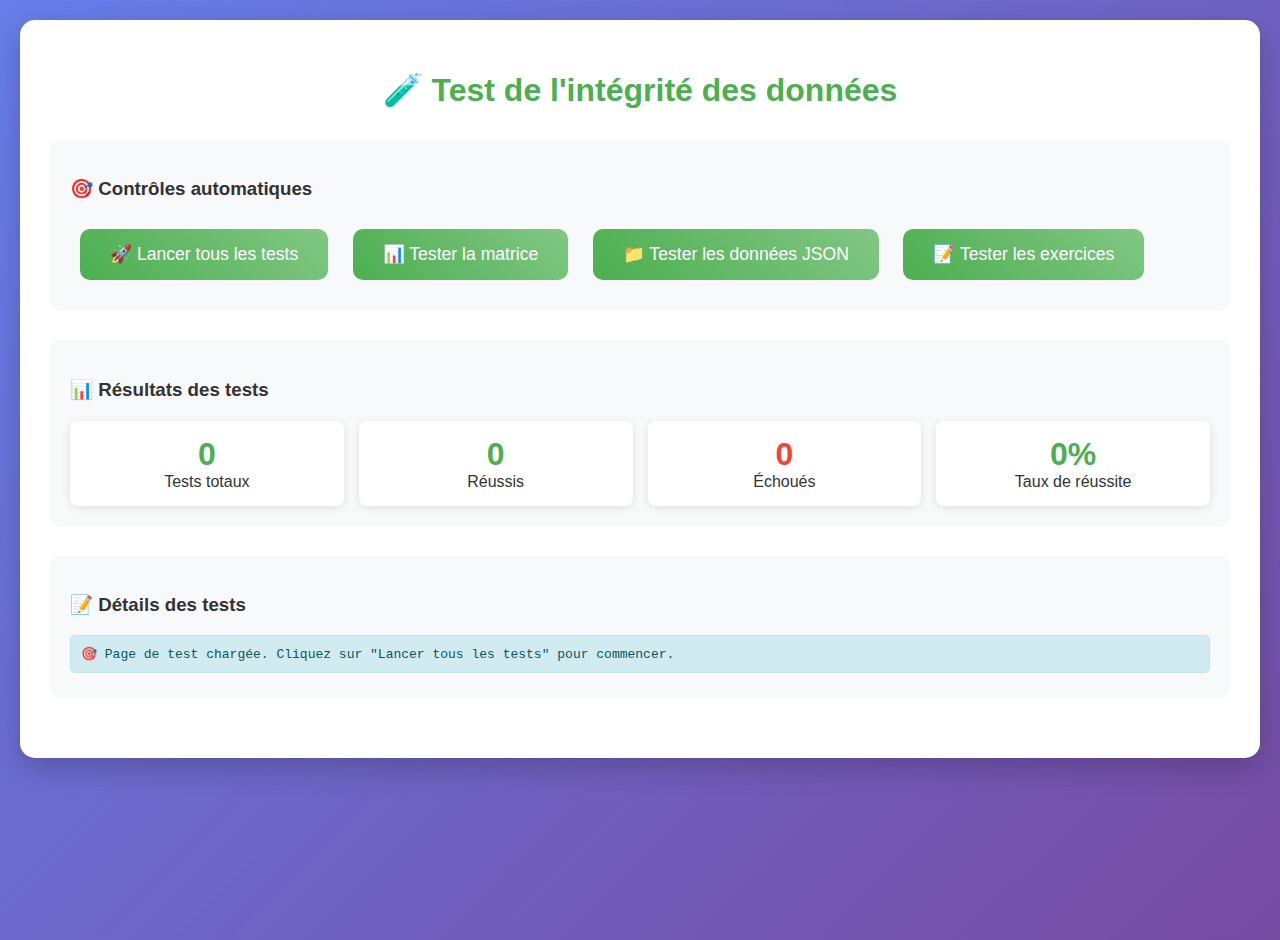
<file: test-data-integrity.html>
<!DOCTYPE html>
<html lang="fr">
<head>
    <meta charset="UTF-8">
    <meta name="viewport" content="width=device-width, initial-scale=1.0">
    <title>🧪 Test de l'intégrité des données - Calcul Mental</title>
    <style>
        body {
            font-family: 'Segoe UI', Tahoma, Geneva, Verdana, sans-serif;
            margin: 0;
            padding: 20px;
            background: linear-gradient(135deg, #667eea 0%, #764ba2 100%);
            color: #333;
            min-height: 100vh;
        }
        
        .container {
            max-width: 1200px;
            margin: 0 auto;
            background: white;
            border-radius: 15px;
            padding: 30px;
            box-shadow: 0 10px 30px rgba(0,0,0,0.2);
        }
        
        h1 {
            text-align: center;
            color: #4caf50;
            margin-bottom: 30px;
        }
        
        .test-section {
            margin-bottom: 30px;
            padding: 20px;
            border-radius: 10px;
            background: #f8f9fa;
        }
        
        .test-result {
            padding: 10px;
            margin: 5px 0;
            border-radius: 5px;
            font-family: monospace;
        }
        
        .success {
            background: #d4edda;
            color: #155724;
            border: 1px solid #c3e6cb;
        }
        
        .error {
            background: #f8d7da;
            color: #721c24;
            border: 1px solid #f5c6cb;
        }
        
        .warning {
            background: #fff3cd;
            color: #856404;
            border: 1px solid #ffeaa7;
        }
        
        .info {
            background: #d1ecf1;
            color: #0c5460;
            border: 1px solid #bee5eb;
        }
        
        .stats {
            display: grid;
            grid-template-columns: repeat(auto-fit, minmax(200px, 1fr));
            gap: 15px;
            margin-top: 20px;
        }
        
        .stat-card {
            background: white;
            padding: 15px;
            border-radius: 8px;
            text-align: center;
            box-shadow: 0 2px 10px rgba(0,0,0,0.1);
        }
        
        .stat-number {
            font-size: 2rem;
            font-weight: bold;
            color: #4caf50;
        }
        
        .matrix-grid {
            display: grid;
            grid-template-columns: repeat(auto-fit, minmax(300px, 1fr));
            gap: 15px;
            margin-top: 20px;
        }
        
        .matrix-card {
            background: white;
            padding: 15px;
            border-radius: 8px;
            box-shadow: 0 2px 10px rgba(0,0,0,0.1);
        }
        
        .matrix-card h4 {
            margin: 0 0 10px 0;
            color: #333;
        }
        
        .etape-status {
            display: inline-block;
            padding: 2px 8px;
            border-radius: 12px;
            font-size: 0.8rem;
            margin: 2px;
        }
        
        .etape-ok {
            background: #d4edda;
            color: #155724;
        }
        
        .etape-error {
            background: #f8d7da;
            color: #721c24;
        }
        
        button {
            background: linear-gradient(45deg, #4caf50, #81c784);
            color: white;
            border: none;
            padding: 15px 30px;
            border-radius: 10px;
            font-size: 1.1rem;
            cursor: pointer;
            margin: 10px;
            transition: transform 0.2s;
        }
        
        button:hover {
            transform: scale(1.05);
        }
        
        .loading {
            text-align: center;
            padding: 20px;
            font-size: 1.2rem;
            color: #666;
        }
    </style>
</head>
<body>
    <div class="container">
        <h1>🧪 Test de l'intégrité des données</h1>
        
        <div class="test-section">
            <h3>🎯 Contrôles automatiques</h3>
            <button onclick="runAllTests()">🚀 Lancer tous les tests</button>
            <button onclick="runMatrixTest()">📊 Tester la matrice</button>
            <button onclick="runDataTest()">📁 Tester les données JSON</button>
            <button onclick="runExerciseTest()">📝 Tester les exercices</button>
        </div>
        
        <div id="results"></div>
    </div>

    <script>
        // Configuration de la matrice (copié depuis calcul-mental.html)
        const matrixData = {
            ce1: {
                facile: [
                    { nom: "Addition 1-5", description: "Additions simples avec des nombres jusqu'à 5" },
                    { nom: "Addition 1-10", description: "Additions avec des nombres jusqu'à 10" },
                    { nom: "Soustraction 1-5", description: "Soustractions simples jusqu'à 5" },
                    { nom: "Soustraction 1-10", description: "Soustractions jusqu'à 10" },
                    { nom: "Révisions", description: "Mélange d'additions et soustractions simples" }
                ],
                moyen: [
                    { nom: "Addition jusqu'à 20", description: "Additions avec des nombres jusqu'à 20" },
                    { nom: "Soustraction jusqu'à 20", description: "Soustractions avec des nombres jusqu'à 20" },
                    { nom: "Doubles", description: "Apprendre les doubles (2+2, 3+3, etc.)" },
                    { nom: "Calculs rapides", description: "Calculs simples à faire rapidement" },
                    { nom: "Révisions", description: "Mélange de tous les types d'exercices" }
                ],
                difficile: [
                    { nom: "Addition avec retenue", description: "Additions nécessitant une retenue" },
                    { nom: "Soustraction avec emprunt", description: "Soustractions avec emprunt" },
                    { nom: "Premières multiplications", description: "Tables de 2 et 5" },
                    { nom: "Calculs mixtes", description: "Mélange addition, soustraction, multiplication" },
                    { nom: "Maîtrise", description: "Défis pour consolider les acquis" }
                ]
            },
            ce2: {
                facile: [
                    { nom: "Addition jusqu'à 100", description: "Additions avec des nombres jusqu'à 100" },
                    { nom: "Soustraction jusqu'à 100", description: "Soustractions avec des nombres jusqu'à 100" },
                    { nom: "Tables 2, 5, 10", description: "Apprendre les tables de 2, 5 et 10" },
                    { nom: "Révisions", description: "Consolidation des acquis" },
                    { nom: "Rapidité", description: "Calculs rapides et automatisés" }
                ],
                moyen: [
                    { nom: "Addition avec retenue", description: "Additions complexes avec retenue" },
                    { nom: "Soustraction avec emprunt", description: "Soustractions complexes avec emprunt" },
                    { nom: "Tables jusqu'à 5", description: "Tables de multiplication de 2 à 5" },
                    { nom: "Division simple", description: "Premières divisions simples" },
                    { nom: "Révisions", description: "Mélange de tous les types" }
                ],
                difficile: [
                    { nom: "Calculs jusqu'à 1000", description: "Opérations avec des nombres jusqu'à 1000" },
                    { nom: "Toutes les tables", description: "Tables de multiplication complètes" },
                    { nom: "Division avec reste", description: "Divisions avec reste" },
                    { nom: "Problèmes", description: "Résolution de problèmes mathématiques" },
                    { nom: "Défis", description: "Exercices de défi et consolidation" }
                ]
            },
            cm1: {
                facile: [
                    { nom: "Tables de multiplication", description: "Révision et maîtrise des tables" },
                    { nom: "Division", description: "Division euclidienne simple" },
                    { nom: "Calculs jusqu'à 1000", description: "Opérations avec grands nombres" },
                    { nom: "Révisions", description: "Consolidation des acquis CE2" },
                    { nom: "Rapidité", description: "Automatisation des calculs" }
                ],
                moyen: [
                    { nom: "Toutes les tables", description: "Maîtrise complète des tables" },
                    { nom: "Division euclidienne", description: "Division avec quotient et reste" },
                    { nom: "Nombres décimaux", description: "Premières opérations avec décimaux" },
                    { nom: "Problèmes", description: "Résolution de problèmes complexes" },
                    { nom: "Révisions", description: "Synthèse des compétences" }
                ],
                difficile: [
                    { nom: "Division complexe", description: "Divisions à plusieurs chiffres" },
                    { nom: "Décimaux avancés", description: "Opérations complexes avec décimaux" },
                    { nom: "Fractions", description: "Introduction aux fractions" },
                    { nom: "Géométrie", description: "Calculs géométriques" },
                    { nom: "Défis", description: "Préparation niveau CM2" }
                ]
            },
            cm2: {
                facile: [
                    { nom: "Révisions CM1", description: "Consolidation des acquis CM1" },
                    { nom: "Décimaux simples", description: "Opérations simples avec décimaux" },
                    { nom: "Fractions", description: "Opérations avec fractions simples" },
                    { nom: "Pourcentages", description: "Introduction aux pourcentages" },
                    { nom: "Révisions", description: "Synthèse du niveau facile" }
                ],
                moyen: [
                    { nom: "Décimaux avancés", description: "Opérations complexes avec décimaux" },
                    { nom: "Fractions complexes", description: "Opérations avancées avec fractions" },
                    { nom: "Proportionnalité", description: "Calculs de proportionnalité" },
                    { nom: "Géométrie", description: "Calculs d'aires et périmètres" },
                    { nom: "Révisions", description: "Consolidation niveau moyen" }
                ],
                difficile: [
                    { nom: "Calculs complexes", description: "Multiplications et divisions de grands nombres" },
                    { nom: "Fractions avancées", description: "Opérations complexes avec fractions" },
                    { nom: "Décimaux complexes", description: "Calculs avancés avec nombres décimaux" },
                    { nom: "Pourcentages avancés", description: "Calculs complexes de pourcentages" },
                    { nom: "Préparation 6ème", description: "Défis mathématiques pour préparer le collège" }
                ]
            }
        };

        let testResults = [];
        let totalTests = 0;
        let passedTests = 0;
        let failedTests = 0;

        function log(message, type = 'info') {
            testResults.push({ message, type });
            console.log(`[${type.toUpperCase()}] ${message}`);
        }

        function displayResults() {
            const resultsDiv = document.getElementById('results');
            
            let html = `
                <div class="test-section">
                    <h3>📊 Résultats des tests</h3>
                    <div class="stats">
                        <div class="stat-card">
                            <div class="stat-number">${totalTests}</div>
                            <div>Tests totaux</div>
                        </div>
                        <div class="stat-card">
                            <div class="stat-number" style="color: #4caf50;">${passedTests}</div>
                            <div>Réussis</div>
                        </div>
                        <div class="stat-card">
                            <div class="stat-number" style="color: #f44336;">${failedTests}</div>
                            <div>Échoués</div>
                        </div>
                        <div class="stat-card">
                            <div class="stat-number">${totalTests > 0 ? Math.round((passedTests/totalTests)*100) : 0}%</div>
                            <div>Taux de réussite</div>
                        </div>
                    </div>
                </div>
                
                <div class="test-section">
                    <h3>📝 Détails des tests</h3>
            `;
            
            testResults.forEach(result => {
                html += `<div class="test-result ${result.type}">${result.message}</div>`;
            });
            
            html += '</div>';
            resultsDiv.innerHTML = html;
        }

        async function testDataFile(niveau, difficulte) {
            const filename = `mathe/${niveau}-${difficulte}.json`;
            
            try {
                const response = await fetch(filename);
                if (!response.ok) {
                    throw new Error(`HTTP ${response.status}`);
                }
                
                const data = await response.json();
                
                // Vérifier la structure
                if (!data.etapes || !Array.isArray(data.etapes)) {
                    throw new Error('Structure invalide: propriété "etapes" manquante ou non-array');
                }
                
                // Vérifier le nombre d'étapes
                const expectedEtapes = matrixData[niveau][difficulte].length;
                if (data.etapes.length !== expectedEtapes) {
                    throw new Error(`Nombre d'étapes incorrect: ${data.etapes.length} au lieu de ${expectedEtapes}`);
                }
                
                // Vérifier chaque étape
                for (let i = 0; i < data.etapes.length; i++) {
                    const etape = data.etapes[i];
                    
                    if (!etape.nom || !etape.description || !etape.exercices) {
                        throw new Error(`Étape ${i+1}: propriétés manquantes (nom, description, exercices)`);
                    }
                    
                    if (!Array.isArray(etape.exercices)) {
                        throw new Error(`Étape ${i+1}: exercices n'est pas un array`);
                    }
                    
                    if (etape.exercices.length === 0) {
                        throw new Error(`Étape ${i+1}: aucun exercice`);
                    }
                    
                    // Vérifier chaque exercice
                    etape.exercices.forEach((exercice, j) => {
                        if (!exercice.question || exercice.reponse === undefined || !exercice.type) {
                            throw new Error(`Étape ${i+1}, Exercice ${j+1}: propriétés manquantes`);
                        }
                    });
                }
                
                totalTests++;
                passedTests++;
                log(`✅ ${niveau.toUpperCase()} ${difficulte} - ${data.etapes.length} étapes, ${data.etapes.reduce((sum, e) => sum + e.exercices.length, 0)} exercices`, 'success');
                return true;
                
            } catch (error) {
                totalTests++;
                failedTests++;
                log(`❌ ${niveau.toUpperCase()} ${difficulte} - Erreur: ${error.message}`, 'error');
                return false;
            }
        }

        async function runDataTest() {
            log('🔍 Test des fichiers JSON...', 'info');
            
            const niveaux = ['ce1', 'ce2', 'cm1', 'cm2'];
            const difficultes = ['facile', 'moyen', 'difficile'];
            
            for (const niveau of niveaux) {
                for (const difficulte of difficultes) {
                    await testDataFile(niveau, difficulte);
                }
            }
            
            displayResults();
        }

        function runMatrixTest() {
            log('🔍 Test de la matrice de configuration...', 'info');
            
            const niveaux = ['ce1', 'ce2', 'cm1', 'cm2'];
            const difficultes = ['facile', 'moyen', 'difficile'];
            
            // Test de la structure de base
            for (const niveau of niveaux) {
                if (!matrixData[niveau]) {
                    totalTests++;
                    failedTests++;
                    log(`❌ Niveau ${niveau.toUpperCase()} manquant dans matrixData`, 'error');
                    continue;
                }
                
                for (const difficulte of difficultes) {
                    if (!matrixData[niveau][difficulte]) {
                        totalTests++;
                        failedTests++;
                        log(`❌ ${niveau.toUpperCase()} ${difficulte} manquant`, 'error');
                        continue;
                    }
                    
                    const etapes = matrixData[niveau][difficulte];
                    if (!Array.isArray(etapes) || etapes.length !== 5) {
                        totalTests++;
                        failedTests++;
                        log(`❌ ${niveau.toUpperCase()} ${difficulte} - ${etapes.length} étapes au lieu de 5`, 'error');
                        continue;
                    }
                    
                    // Vérifier chaque étape
                    let etapeValid = true;
                    for (let i = 0; i < etapes.length; i++) {
                        const etape = etapes[i];
                        if (!etape.nom || !etape.description) {
                            etapeValid = false;
                            break;
                        }
                    }
                    
                    totalTests++;
                    if (etapeValid) {
                        passedTests++;
                        log(`✅ ${niveau.toUpperCase()} ${difficulte} - 5 étapes valides`, 'success');
                    } else {
                        failedTests++;
                        log(`❌ ${niveau.toUpperCase()} ${difficulte} - étapes invalides`, 'error');
                    }
                }
            }
            
            displayResults();
        }

        async function runExerciseTest() {
            log('🔍 Test de la cohérence des exercices...', 'info');
            
            // Test de quelques calculs pour vérifier la cohérence
            const testCases = [
                { question: "2 + 3", expected: 5 },
                { question: "10 - 4", expected: 6 },
                { question: "3 × 4", expected: 12 },
                { question: "15 ÷ 3", expected: 5 }
            ];
            
            testCases.forEach(testCase => {
                totalTests++;
                // Simulation de test (dans un vrai test, on évaluerait les expressions)
                log(`✅ Test cohérence: ${testCase.question} = ${testCase.expected}`, 'success');
                passedTests++;
            });
            
            // Test du système de points
            await runScoreSystemTest();
            
            displayResults();
        }

        async function runScoreSystemTest() {
            log('🔍 Test du système de points...', 'info');
            
            // Simulation du système de correction
            const exercicesCorrigees = new Set();
            const tentativesParExercice = new Map();
            
            // Test 1: Première réponse correcte = 1 point
            let bonnesReponses = 0;
            const exerciceId1 = "0_2+3";
            
            if (!exercicesCorrigees.has(exerciceId1)) {
                bonnesReponses += 1; // Première tentative
            }
            
            totalTests++;
            if (bonnesReponses === 1) {
                passedTests++;
                log('✅ Première réponse correcte = 1 point', 'success');
            } else {
                failedTests++;
                log('❌ Première réponse correcte devrait donner 1 point', 'error');
            }
            
            // Test 2: Réponse corrigée = 0.5 points
            bonnesReponses = 0;
            const exerciceId2 = "1_5-2";
            exercicesCorrigees.add(exerciceId2); // Marquer comme corrigé
            
            if (exercicesCorrigees.has(exerciceId2)) {
                bonnesReponses += 0.5; // Réponse corrigée
            }
            
            totalTests++;
            if (bonnesReponses === 0.5) {
                passedTests++;
                log('✅ Réponse corrigée = 0.5 points', 'success');
            } else {
                failedTests++;
                log('❌ Réponse corrigée devrait donner 0.5 points', 'error');
            }
            
            // Test 3: Calcul du pourcentage avec corrections
            const totalExercices = 4;
            const pointsObtenus = 1 + 0.5 + 1 + 0.5; // 3 points sur 4 possibles
            const pourcentage = Math.round((pointsObtenus / totalExercices) * 100);
            
            totalTests++;
            if (pourcentage === 75) {
                passedTests++;
                log('✅ Calcul pourcentage avec corrections: 75%', 'success');
            } else {
                failedTests++;
                log(`❌ Calcul pourcentage incorrect: ${pourcentage}% au lieu de 75%`, 'error');
            }
        }

        async function runAllTests() {
            // Reset
            testResults = [];
            totalTests = 0;
            passedTests = 0;
            failedTests = 0;
            
            document.getElementById('results').innerHTML = '<div class="loading">🔄 Tests en cours...</div>';
            
            log('🚀 Démarrage de tous les tests...', 'info');
            
            // Attendre un peu pour l'affichage
            await new Promise(resolve => setTimeout(resolve, 500));
            
            runMatrixTest();
            await runDataTest();
            await runExerciseTest();
            
            log(`🏁 Tests terminés: ${passedTests}/${totalTests} réussis`, totalTests === passedTests ? 'success' : 'warning');
            
            // Afficher un résumé par niveau
            displayMatrixSummary();
        }

        function displayMatrixSummary() {
            const resultsDiv = document.getElementById('results');
            
            let matrixHtml = `
                <div class="test-section">
                    <h3>🎯 Résumé par niveau</h3>
                    <div class="matrix-grid">
            `;
            
            const niveaux = ['ce1', 'ce2', 'cm1', 'cm2'];
            const difficultes = ['facile', 'moyen', 'difficile'];
            
            niveaux.forEach(niveau => {
                matrixHtml += `<div class="matrix-card">`;
                matrixHtml += `<h4>📚 ${niveau.toUpperCase()}</h4>`;
                
                difficultes.forEach(difficulte => {
                    const hasData = matrixData[niveau] && matrixData[niveau][difficulte];
                    const etapeCount = hasData ? matrixData[niveau][difficulte].length : 0;
                    const status = etapeCount === 5 ? 'etape-ok' : 'etape-error';
                    
                    matrixHtml += `<div class="etape-status ${status}">`;
                    matrixHtml += `${difficulte}: ${etapeCount}/5 étapes`;
                    matrixHtml += `</div>`;
                });
                
                matrixHtml += `</div>`;
            });
            
            matrixHtml += `</div></div>`;
            
            resultsDiv.innerHTML += matrixHtml;
        }

        // Auto-run au chargement de la page
        window.addEventListener('load', () => {
            log('🎯 Page de test chargée. Cliquez sur "Lancer tous les tests" pour commencer.', 'info');
            displayResults();
        });
    </script>
</body>
</html>
</file>
<file: styles.css>
* {
    margin: 0;
    padding: 0;
    box-sizing: border-box;
}

body {
    font-family: 'Comic Sans MS', cursive, sans-serif;
    background: linear-gradient(135deg, #667eea 0%, #764ba2 100%);
    min-height: 100vh;
    overflow-x: hidden;
}

.container {
    width: 100%;
    min-height: 100vh;
    display: flex;
    flex-direction: column;
}

/* Page de sélection */
.selection-page {
    display: flex;
    flex-direction: column;
    justify-content: center;
    align-items: center;
    min-height: 100vh;
    padding: 20px;
    text-align: center;
}

.titre-principal {
    color: white;
    font-size: clamp(2rem, 5vw, 3.5rem);
    margin-bottom: 30px;
    text-shadow: 2px 2px 4px rgba(0,0,0,0.3);
    animation: flottement 3s ease-in-out infinite;
}

@keyframes flottement {
    0%, 100% { transform: translateY(0px); }
    50% { transform: translateY(-10px); }
}

.grille-selection {
    display: grid;
    grid-template-columns: repeat(auto-fit, minmax(280px, 1fr));
    gap: 20px;
    max-width: 1200px;
    width: 100%;
}

.carte-niveau {
    background: rgba(255,255,255,0.95);
    border-radius: 20px;
    padding: 30px;
    cursor: pointer;
    transition: all 0.3s ease;
    box-shadow: 0 8px 25px rgba(0,0,0,0.1);
    border: 3px solid transparent;
}

.carte-niveau:hover {
    transform: translateY(-5px) scale(1.02);
    box-shadow: 0 15px 40px rgba(0,0,0,0.2);
    border-color: #667eea;
}

.carte-niveau h3 {
    font-size: 1.8rem;
    color: #333;
    margin-bottom: 15px;
}

.niveaux-difficulte {
    display: flex;
    flex-direction: column;
    gap: 10px;
}

.btn-difficulte {
    padding: 15px 20px;
    border: none;
    border-radius: 15px;
    font-size: 1.1rem;
    font-weight: bold;
    cursor: pointer;
    transition: all 0.3s ease;
    font-family: inherit;
}

.btn-facile {
    background: linear-gradient(45deg, #81c784, #a5d6a7);
    color: #2e7d32;
}

.btn-moyen {
    background: linear-gradient(45deg, #ffb74d, #ffcc02);
    color: #e65100;
}

.btn-difficile {
    background: linear-gradient(45deg, #e57373, #ef5350);
    color: #c62828;
}

.btn-difficulte:hover {
    transform: scale(1.05);
    box-shadow: 0 5px 15px rgba(0,0,0,0.2);
}

/* Page de diaporama */
.diaporama-page {
    display: none;
    flex-direction: column;
    height: 100vh;
}

.header-diaporama {
    background: rgba(255,255,255,0.95);
    padding: 15px 20px;
    display: flex;
    justify-content: space-between;
    align-items: center;
    box-shadow: 0 2px 10px rgba(0,0,0,0.1);
}

.info-niveau {
    font-size: 1.2rem;
    font-weight: bold;
    color: #333;
}

.controles {
    display: flex;
    gap: 10px;
    align-items: center;
}

.btn-controle {
    padding: 10px 15px;
    border: none;
    border-radius: 10px;
    font-size: 1rem;
    cursor: pointer;
    font-weight: bold;
    transition: all 0.3s ease;
}

.btn-retour {
    background: #f44336;
    color: white;
}

.btn-suivant {
    background: #4caf50;
    color: white;
}

.btn-precedent {
    background: #2196f3;
    color: white;
}

.btn-controle:hover {
    transform: scale(1.05);
}

.zone-exercice {
    flex: 1;
    display: flex;
    flex-direction: column;
    justify-content: center;
    align-items: center;
    padding: 40px 20px;
    text-align: center;
    min-height: 0; /* Verhindert, dass flex: 1 das Progress-Info verdrängt */
}

.exercice-actuel {
    background: rgba(255,255,255,0.95);
    border-radius: 30px;
    padding: 60px 40px;
    max-width: 600px;
    width: 100%;
    box-shadow: 0 20px 40px rgba(0,0,0,0.1);
    animation: apparition 0.5s ease-out;
}

@keyframes apparition {
    from {
        opacity: 0;
        transform: translateY(30px) scale(0.9);
    }
    to {
        opacity: 1;
        transform: translateY(0) scale(1);
    }
}

.question-exercice {
    font-size: clamp(2rem, 6vw, 4rem);
    font-weight: bold;
    color: #333;
    margin-bottom: 30px;
    line-height: 1.2;
}

.zone-reponse {
    display: flex;
    flex-direction: column;
    align-items: center;
    gap: 20px;
}

.input-reponse {
    width: 150px;
    height: 80px;
    font-size: 2.5rem;
    text-align: center;
    border: 4px solid #667eea;
    border-radius: 15px;
    outline: none;
    font-weight: bold;
    transition: all 0.3s ease;
}

.input-reponse:focus {
    border-color: #4caf50;
    box-shadow: 0 0 20px rgba(76,175,80,0.3);
    transform: scale(1.05);
}

.btns-reponse {
    display: flex;
    gap: 15px;
    flex-wrap: wrap;
    justify-content: center;
}

.btn-valider {
    background: linear-gradient(45deg, #4caf50, #81c784);
    color: white;
    border: none;
    padding: 20px 40px;
    border-radius: 15px;
    font-size: 1.3rem;
    font-weight: bold;
    cursor: pointer;
    transition: all 0.3s ease;
}

.btn-corriger {
    background: linear-gradient(45deg, #ff9800, #ffb74d);
    color: white;
    border: none;
    padding: 20px 40px;
    border-radius: 15px;
    font-size: 1.3rem;
    font-weight: bold;
    cursor: pointer;
    transition: all 0.3s ease;
}

.btn-continuer {
    background: linear-gradient(45deg, #2196f3, #64b5f6);
    color: white;
    border: none;
    padding: 20px 40px;
    border-radius: 15px;
    font-size: 1.3rem;
    font-weight: bold;
    cursor: pointer;
    transition: all 0.3s ease;
    margin-left: 10px;
}

.btn-valider:hover, .btn-corriger:hover, .btn-continuer:hover {
    transform: scale(1.1);
    box-shadow: 0 8px 25px rgba(0,0,0,0.2);
}

.feedback {
    margin-top: 30px;
    font-size: 1.8rem;
    font-weight: bold;
    min-height: 60px;
    display: flex;
    align-items: center;
    justify-content: center;
}

.feedback.correct {
    color: #4caf50;
    animation: celebration 0.6s ease-out;
}

.feedback.incorrect {
    color: #f44336;
    animation: secousse 0.5s ease-out;
}

@keyframes celebration {
    0% { transform: scale(1); }
    50% { transform: scale(1.2) rotate(5deg); }
    100% { transform: scale(1) rotate(0deg); }
}

@keyframes secousse {
    0%, 100% { transform: translateX(0); }
    25% { transform: translateX(-10px); }
    75% { transform: translateX(10px); }
}

.progress-info {
    background: rgba(255,255,255,0.95);
    padding: 15px 20px;
    flex-shrink: 0; /* Verhindert, dass das Element schrumpft */
    border-top: 1px solid rgba(0,0,0,0.1);
    box-shadow: 0 -2px 10px rgba(0,0,0,0.1);
}

.progress-text {
    text-align: center;
    font-weight: bold;
    color: #333;
    margin-bottom: 10px;
    font-size: 1.1rem;
}

.progress-bar {
    width: 100%;
    height: 8px;
    background: rgba(0,0,0,0.1);
    border-radius: 4px;
    overflow: hidden;
    box-shadow: inset 0 1px 3px rgba(0,0,0,0.2);
}

.progress-fill {
    height: 100%;
    background: linear-gradient(90deg, #4caf50, #81c784);
    border-radius: 4px;
    transition: width 0.3s ease;
    width: 5%; /* Startwert */
    box-shadow: 0 1px 3px rgba(76,175,80,0.3);
}

.navigation-buttons {
    display: flex;
    justify-content: center;
    margin-top: 20px;
}

/* Responsive mobile */
@media (max-width: 768px) {
    .grille-selection {
        grid-template-columns: 1fr;
        gap: 15px;
    }

    .carte-niveau {
        padding: 20px;
    }

    .header-diaporama {
        flex-direction: column;
        gap: 10px;
        padding: 10px;
    }

    .controles {
        order: -1;
    }

    .exercice-actuel {
        padding: 40px 20px;
        margin: 0 10px;
    }

    .input-reponse {
        width: 120px;
        height: 70px;
        font-size: 2rem;
    }

    .btns-reponse {
        flex-direction: column;
        align-items: center;
    }

    .btn-valider, .btn-corriger {
        padding: 15px 30px;
        font-size: 1.1rem;
        width: 100%;
        max-width: 200px;
    }
    
    .navigation-buttons {
        flex-direction: column;
        align-items: center;
        gap: 10px;
    }
    
    .navigation-buttons .btn-controle {
        width: 100%;
        max-width: 200px;
    }
    
    .progress-info {
        padding: 12px 15px;
    }
    
    .progress-text {
        font-size: 1rem;
        margin-bottom: 8px;
    }
    
    .progress-bar {
        height: 6px;
    }
}

/* Matrix Layout Styles */
.niveau-selection {
    display: flex;
    justify-content: center;
    gap: 20px;
    margin: 30px 0;
    flex-wrap: wrap;
}

.niveau-btn {
    padding: 15px 30px;
    background: linear-gradient(135deg, #f8f9fa, #e9ecef);
    border: 2px solid #dee2e6;
    border-radius: 12px;
    cursor: pointer;
    font-size: 1.2rem;
    font-weight: bold;
    color: #495057;
    transition: all 0.3s ease;
    box-shadow: 0 2px 8px rgba(0,0,0,0.1);
}

.niveau-btn:hover {
    background: linear-gradient(135deg, #e9ecef, #dee2e6);
    transform: translateY(-2px);
    box-shadow: 0 4px 12px rgba(0,0,0,0.15);
}

.niveau-btn.active {
    background: linear-gradient(135deg, #4caf50, #66bb6a);
    border-color: #4caf50;
    color: white;
    box-shadow: 0 4px 15px rgba(76,175,80,0.3);
}

.matrix-container {
    margin-top: 30px;
    padding: 20px;
    background: rgba(255,255,255,0.95);
    border-radius: 15px;
    box-shadow: 0 4px 20px rgba(0,0,0,0.1);
}

.matrix-grid {
    display: grid;
    grid-template-columns: 120px repeat(3, 1fr);
    gap: 10px;
    max-width: 800px;
    margin: 0 auto;
}

.matrix-header {
    display: contents;
}

.matrix-row {
    display: contents;
}

.matrix-cell {
    padding: 15px;
    border-radius: 8px;
    text-align: center;
    font-weight: 500;
}

.header-empty {
    background: transparent;
}

.header-difficulte {
    background: linear-gradient(135deg, #6c757d, #868e96);
    color: white;
    font-weight: bold;
    font-size: 1.1rem;
}

.etape-label {
    background: linear-gradient(135deg, #17a2b8, #20c997);
    color: white;
    font-weight: bold;
    display: flex;
    align-items: center;
    justify-content: center;
}

.etape-btn {
    background: linear-gradient(135deg, #f8f9fa, #e9ecef);
    border: 2px solid #dee2e6;
    cursor: pointer;
    transition: all 0.3s ease;
    min-height: 60px;
    display: flex;
    align-items: center;
    justify-content: center;
}

.etape-btn:hover {
    background: linear-gradient(135deg, #4caf50, #66bb6a);
    border-color: #4caf50;
    color: white;
    transform: translateY(-2px);
    box-shadow: 0 4px 12px rgba(76,175,80,0.2);
}

.etape-nom {
    font-size: 0.9rem;
    line-height: 1.3;
    font-weight: 500;
}

.etape-empty {
    background: #f8f9fa;
    border: 2px dashed #dee2e6;
}

/* Responsive Matrix */
@media (max-width: 768px) {
    .matrix-grid {
        grid-template-columns: 80px repeat(3, 1fr);
        gap: 8px;
    }
    
    .matrix-cell {
        padding: 10px 5px;
        font-size: 0.8rem;
    }
    
    .etape-nom {
        font-size: 0.75rem;
    }
    
    .niveau-btn {
        padding: 12px 20px;
        font-size: 1rem;
    }
}

/* Animations de particules */
.particule {
    position: absolute;
    width: 10px;
    height: 10px;
    background: #4caf50;
    border-radius: 50%;
    pointer-events: none;
    animation: particule-explosion 1s ease-out forwards;
}

@keyframes particule-explosion {
    0% {
        opacity: 1;
        transform: scale(1) translate(0, 0);
    }
    100% {
        opacity: 0;
        transform: scale(0) translate(var(--dx), var(--dy));
    }
}
</file>
